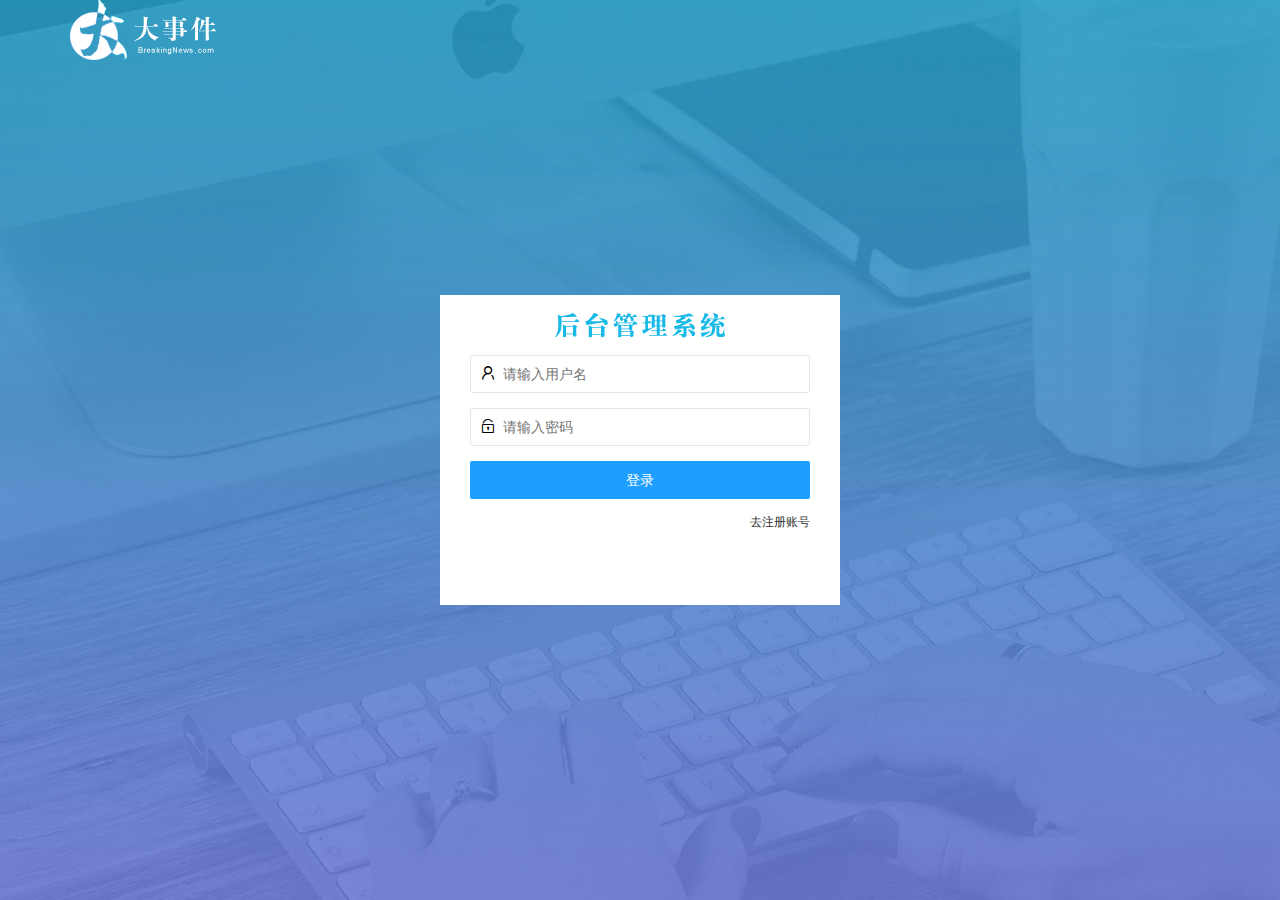
<file: login.html>
<!DOCTYPE html>
<html lang="en">

<head>
    <meta charset="UTF-8">
    <meta name="viewport" content="width=device-width, initial-scale=1.0">
    <title>大事件</title>
    <!-- 导入layui样式 -->
    <link rel="stylesheet" href="/assets/lib/layui/css/layui.css">
    <!-- 导入自己的样式 -->
    <link rel="stylesheet" href="/assets/css/login.css">

</head>

<body>
    <!-- 头部logo区域 -->
    <div class="layui-main">
        <img src="/assets/images/logo.png" alt="">
    </div>
    <!-- 登录注册区域 -->
    <div class="loginAndRegBox">
        <div class="title-box"></div>


        <!-- 登录的div -->
        <div class="login-box">
            <!-- 登录form表单 -->
            <form class="layui-form" id="form_login">
                <!-- 用户名 -->
                <div class="layui-form-item">
                    <i class="layui-icon layui-icon-username"></i>

                    <input type="text" name="username" required lay-verify="required" placeholder="请输入用户名"
                        autocomplete="off" class="layui-input">
                </div>
                <!-- 密码框 -->
                <div class="layui-form-item">
                    <i class="layui-icon layui-icon-password"></i>

                    <input type="password" name="password" required lay-verify="required|pwd" placeholder="请输入密码"
                        autocomplete="off" class="layui-input">
                </div>
                <!-- 登录按钮 -->
                <div class="layui-form-item">
                    <button class="layui-btn layui-btn-fluid layui-btn-normal" lay-submit
                        lay-filter="formDemo">登录</button>
                </div>

                <div class="layui-form-item links">
                    <a href="javascript:;" id="link_reg" >去注册账号</a>

                </div>
            </form>
        </div>

        <!-- 注册的div -->
        <div class="reg-box">
            <!-- 注册form表单 -->
            <form class="layui-form"  id="form_reg">
                <!-- 用户名 -->
                <div class="layui-form-item">
                    <i class="layui-icon layui-icon-username"></i>

                    <input type="text" name="username" required lay-verify="required" placeholder="请输入用户名"
                        autocomplete="off" class="layui-input">
                </div>
                <!-- 密码框 -->
                <div class="layui-form-item">
                    <i class="layui-icon layui-icon-password"></i>

                    <input type="password" name="password" required lay-verify="required|pwd" placeholder="请输入密码"
                        autocomplete="off" class="layui-input">
                </div>
                <!-- 确认密码框 -->
                <div class="layui-form-item" >
                    <i class="layui-icon layui-icon-password"></i>

                    <input type="password" name="repassword" required lay-verify="required|pwd|repwd" placeholder="再次确认密码"
                        autocomplete="off" class="layui-input">
                </div>
                <!-- 注册按钮 -->
                <div class="layui-form-item">
                    <button class="layui-btn layui-btn-fluid layui-btn-normal" lay-submit
                        lay-filter="formDemo">注册</button>
                </div>

                <div class="layui-form-item links">
                    <a href="javascript:;" id="link_login">去登陆</a>
                </div>
            </form>
            
        </div>
    </div>
    <!-- 导入layui js -->
    <script src="/assets/lib/layui/layui.all.js"></script>
    <!-- 导入jquery -->
    <script src="/assets/lib/jquery.js"></script>
    <script src="/assets/js/baseAPI.js"></script>
    <!-- 导入自己的js layui的js要在自己的js之前，因为自己的js会用到layui中的内容-->
    <script src="/assets/js/login.js"></script>
</body>

</html>
</file>
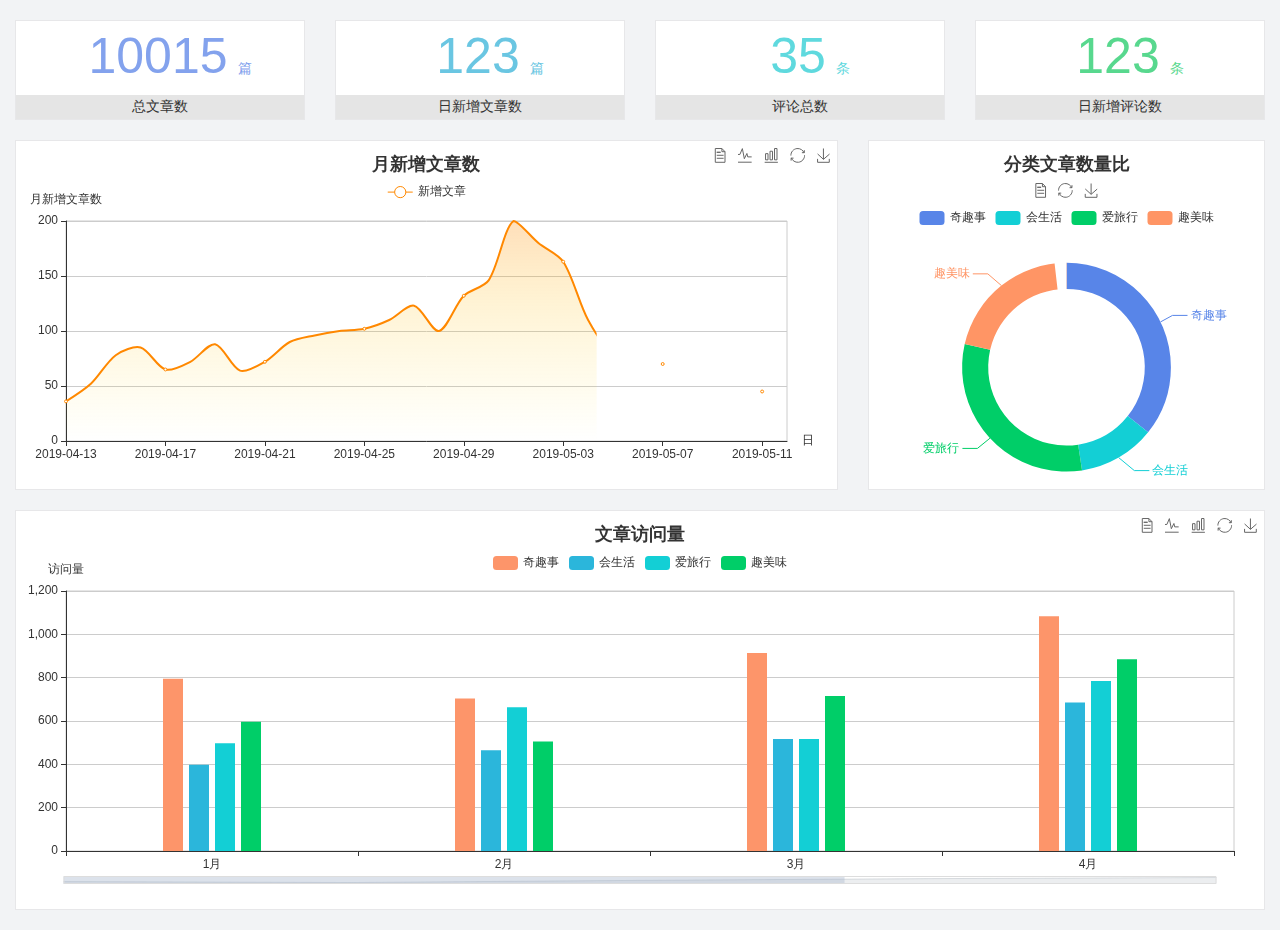
<file: home/dashboard.html>
<!DOCTYPE html>
<html lang="en">

<head>
  <meta charset="UTF-8">
  <meta name="viewport" content="width=device-width, initial-scale=1.0">
  <meta http-equiv="X-UA-Compatible" content="ie=edge">
  <title>图表统计</title>
  <link rel="stylesheet" href="../../assets/lib/bootstrap.css" />
  <link rel="stylesheet" href="../../assets/lib/main.css" />
  <script src="../../assets/lib/jquery.js"></script>
  <script type="text/javascript" src="../../assets/lib/echarts.min.js"></script>
</head>

<body>
  <div class="container-fluid">
    <div class="row spannel_list">
      <div class="col-sm-3 col-xs-6">
        <div class="spannel">
          <em>10015</em><span>篇</span>
          <b>总文章数</b>
        </div>
      </div>
      <div class="col-sm-3 col-xs-6">
        <div class="spannel scolor01">
          <em>123</em><span>篇</span>
          <b>日新增文章数</b>
        </div>
      </div>
      <div class="col-sm-3 col-xs-6">
        <div class="spannel scolor02">
          <em>35</em><span>条</span>
          <b>评论总数</b>
        </div>
      </div>
      <div class="col-sm-3 col-xs-6">
        <div class="spannel scolor03">
          <em>123</em><span>条</span>
          <b>日新增评论数</b>
        </div>
      </div>
    </div>
  </div>

  <div class="container-fluid">
    <div class="row curve-pie">
      <div class="col-lg-8 col-md-8">
        <div class="gragh_pannel" id="curve_show"></div>
      </div>
      <div class="col-lg-4 col-md-4">
        <div class="gragh_pannel" id="pie_show"></div>
      </div>
    </div>
  </div>

  <div class="container-fluid">
    <div class="column_pannel" id="column_show"></div>
  </div>

  <script>
    var oChart = echarts.init(document.getElementById('curve_show'));
    var aList_all = [
      { 'count': 36, 'date': '2019-04-13' },
      { 'count': 52, 'date': '2019-04-14' },
      { 'count': 78, 'date': '2019-04-15' },
      { 'count': 85, 'date': '2019-04-16' },
      { 'count': 65, 'date': '2019-04-17' },
      { 'count': 72, 'date': '2019-04-18' },
      { 'count': 88, 'date': '2019-04-19' },
      { 'count': 64, 'date': '2019-04-20' },
      { 'count': 72, 'date': '2019-04-21' },
      { 'count': 90, 'date': '2019-04-22' },
      { 'count': 96, 'date': '2019-04-23' },
      { 'count': 100, 'date': '2019-04-24' },
      { 'count': 102, 'date': '2019-04-25' },
      { 'count': 110, 'date': '2019-04-26' },
      { 'count': 123, 'date': '2019-04-27' },
      { 'count': 100, 'date': '2019-04-28' },
      { 'count': 132, 'date': '2019-04-29' },
      { 'count': 146, 'date': '2019-04-30' },
      { 'count': 200, 'date': '2019-05-01' },
      { 'count': 180, 'date': '2019-05-02' },
      { 'count': 163, 'date': '2019-05-03' },
      { 'count': 110, 'date': '2019-05-04' },
      { 'count': 80, 'date': '2019-05-05' },
      { 'count': 82, 'date': '2019-05-06' },
      { 'count': 70, 'date': '2019-05-07' },
      { 'count': 65, 'date': '2019-05-08' },
      { 'count': 54, 'date': '2019-05-09' },
      { 'count': 40, 'date': '2019-05-10' },
      { 'count': 45, 'date': '2019-05-11' },
      { 'count': 38, 'date': '2019-05-12' },
    ];

    let aCount = [];
    let aDate = [];

    for (var i = 0; i < aList_all.length; i++) {
      aCount.push(aList_all[i].count);
      aDate.push(aList_all[i].date);
    }

    var chartopt = {
      title: {
        text: '月新增文章数',
        left: 'center',
        top: '10'
      },
      tooltip: {
        trigger: 'axis'
      },
      legend: {
        data: ['新增文章'],
        top: '40'
      },
      toolbox: {
        show: true,
        feature: {
          mark: { show: true },
          dataView: { show: true, readOnly: false },
          magicType: { show: true, type: ['line', 'bar'] },
          restore: { show: true },
          saveAsImage: { show: true }
        }
      },
      calculable: true,
      xAxis: [
        {
          name: '日',
          type: 'category',
          boundaryGap: false,
          data: aDate
        }
      ],
      yAxis: [
        {
          name: '月新增文章数',
          type: 'value'
        }
      ],
      series: [
        {
          name: '新增文章',
          type: 'line',
          smooth: true,
          itemStyle: { normal: { areaStyle: { type: 'default' }, color: '#f80' }, lineStyle: { color: '#f80' } },
          data: aCount
        }],
      areaStyle: {
        normal: {
          color: new echarts.graphic.LinearGradient(0, 0, 0, 1, [{
            offset: 0,
            color: 'rgba(255,136,0,0.39)'
          }, {
            offset: .34,
            color: 'rgba(255,180,0,0.25)'
          }, {
            offset: 1,
            color: 'rgba(255,222,0,0.00)'
          }])

        }
      },
      grid: {
        show: true,
        x: 50,
        x2: 50,
        y: 80,
        height: 220
      }
    };

    oChart.setOption(chartopt);


    var oPie = echarts.init(document.getElementById('pie_show'));
    var oPieopt =
    {
      title: {
        top: 10,
        text: '分类文章数量比',
        x: 'center'
      },
      tooltip: {
        trigger: 'item',
        formatter: "{a} <br/>{b} : {c} ({d}%)"
      },
      color: ['#5885e8', '#13cfd5', '#00ce68', '#ff9565'],
      legend: {
        x: 'center',
        top: 65,
        data: ['奇趣事', '会生活', '爱旅行', '趣美味']
      },
      toolbox: {
        show: true,
        x: 'center',
        top: 35,
        feature: {
          mark: { show: true },
          dataView: { show: true, readOnly: false },
          magicType: {
            show: true,
            type: ['pie', 'funnel'],
            option: {
              funnel: {
                x: '25%',
                width: '50%',
                funnelAlign: 'left',
                max: 1548
              }
            }
          },
          restore: { show: true },
          saveAsImage: { show: true }
        }
      },
      calculable: true,
      series: [
        {
          name: '访问来源',
          type: 'pie',
          radius: ['45%', '60%'],
          center: ['50%', '65%'],
          data: [
            { value: 300, name: '奇趣事' },
            { value: 100, name: '会生活' },
            { value: 260, name: '爱旅行' },
            { value: 180, name: '趣美味' }
          ]
        }
      ]
    };
    oPie.setOption(oPieopt);



    var oColumn = this.echarts.init(document.getElementById('column_show'));
    var oColumnopt =
    {
      title: {
        text: '文章访问量',
        left: 'center',
        top: '10'
      },
      tooltip: {
        trigger: 'axis'
      },
      legend: {
        data: ['奇趣事', '会生活', '爱旅行', '趣美味'],
        top: '40'
      },
      toolbox: {
        show: true,
        feature: {
          mark: { show: true },
          dataView: { show: true, readOnly: false },
          magicType: { show: true, type: ['line', 'bar'] },
          restore: { show: true },
          saveAsImage: { show: true }
        }
      },
      calculable: true,
      xAxis: [
        {
          type: 'category',
          data: ['1月', '2月', '3月', '4月', '5月']
        }
      ],
      yAxis: [
        {
          name: '访问量',
          type: 'value'
        }
      ],
      series: [
        {
          name: '奇趣事',
          type: 'bar',
          barWidth: 20,
          itemStyle: {
            normal: { areaStyle: { type: 'default' }, color: '#fd956a' }
          },
          data: [800, 708, 920, 1090, 1200]
        },
        {
          name: '会生活',
          type: 'bar',
          barWidth: 20,
          itemStyle: {
            normal: { areaStyle: { type: 'default' }, color: '#2bb6db' }
          },
          data: [400, 468, 520, 690, 800]
        },
        {
          name: '爱旅行',
          type: 'bar',
          barWidth: 20,
          itemStyle: {
            normal: { areaStyle: { type: 'default' }, color: '#13cfd5' }
          },
          data: [500, 668, 520, 790, 900]
        },
        {
          name: '趣美味',
          type: 'bar',
          barWidth: 20,
          itemStyle: {
            normal: { areaStyle: { type: 'default' }, color: '#00ce68' }
          },
          data: [600, 508, 720, 890, 1000]
        }
      ],
      grid: {
        show: true,
        x: 50,
        x2: 30,
        y: 80,
        height: 260
      },
      dataZoom: [//给x轴设置滚动条
        {
          start: 0,//默认为0
          end: 100 - 1000 / 31,//默认为100
          type: 'slider',
          show: true,
          xAxisIndex: [0],
          handleSize: 0,//滑动条的 左右2个滑动条的大小
          height: 8,//组件高度
          left: 45, //左边的距离
          right: 50,//右边的距离
          bottom: 26,//右边的距离
          handleColor: '#ddd',//h滑动图标的颜色
          handleStyle: {
            borderColor: "#cacaca",
            borderWidth: "1",
            shadowBlur: 2,
            background: "#ddd",
            shadowColor: "#ddd",
          }
        }]
    };
    oColumn.setOption(oColumnopt);
  </script>
</body>

</html>
</file>
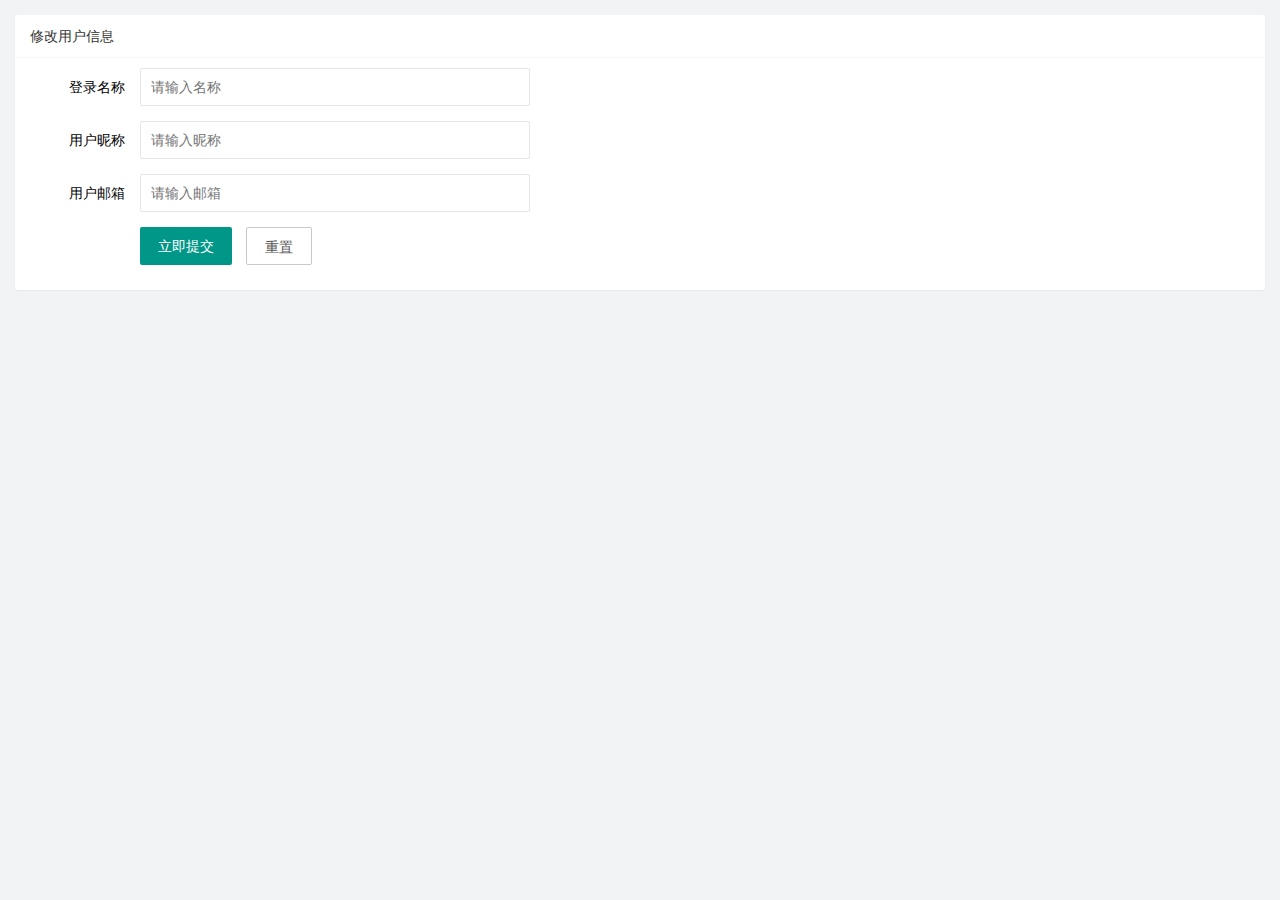
<file: user/user_info.html>
<!DOCTYPE html>
<html lang="en">
<head>
    <meta charset="UTF-8">
    <meta name="viewport" content="width=device-width, initial-scale=1.0">
    <title>Document</title>
    <link rel="stylesheet" href="/assets/lib/layui/css/layui.css">
    <link rel="stylesheet" href="/assets/css/user_info.css">

</head>
<body>
    <div class="layui-card">
        <div class="layui-card-header">修改用户信息</div>
        <div class="layui-card-body">
            <form class="layui-form" lay-filter="formUserInfo">
                 <!-- 这是隐藏域 -->
             <input type="hidden" name="id" value="" />
                <div class="layui-form-item">
                  <label class="layui-form-label">登录名称</label>
                  <div class="layui-input-block">
                    <input type="text" name="username" required  lay-verify="required" placeholder="请输入名称" autocomplete="off" class="layui-input" readonly />
                  </div>
                </div>
                <div class="layui-form-item">
                    <label class="layui-form-label">用户昵称</label>
                    <div class="layui-input-block">
                      <input type="text" name="nickname" required  lay-verify="required" placeholder="请输入昵称" autocomplete="off" class="layui-input">
                    </div>
                  </div>
                  <div class="layui-form-item">
                    <label class="layui-form-label">用户邮箱</label>
                    <div class="layui-input-block">
                      <input type="text" name="email" required  lay-verify="required" placeholder="请输入邮箱" autocomplete="off" class="layui-input">
                    </div>
                  </div>
                  <div class="layui-form-item">
                    <div class="layui-input-block">
                      <button class="layui-btn" lay-submit lay-filter="formDemo">立即提交</button>
                      <button type="reset" class="layui-btn layui-btn-primary" id="btnReset">重置</button>
                    </div>
                  </div>
            </form>
        </div>
      </div>
      
      <script src="/assets/lib/layui/layui.all.js"></script>
      <script src="/assets/lib/jquery.js"></script>
      <script src="/assets/js/baseAPI.js"></script>
      <script src="/assets/js/user_info.js"></script>
</body>
</html>
</file>
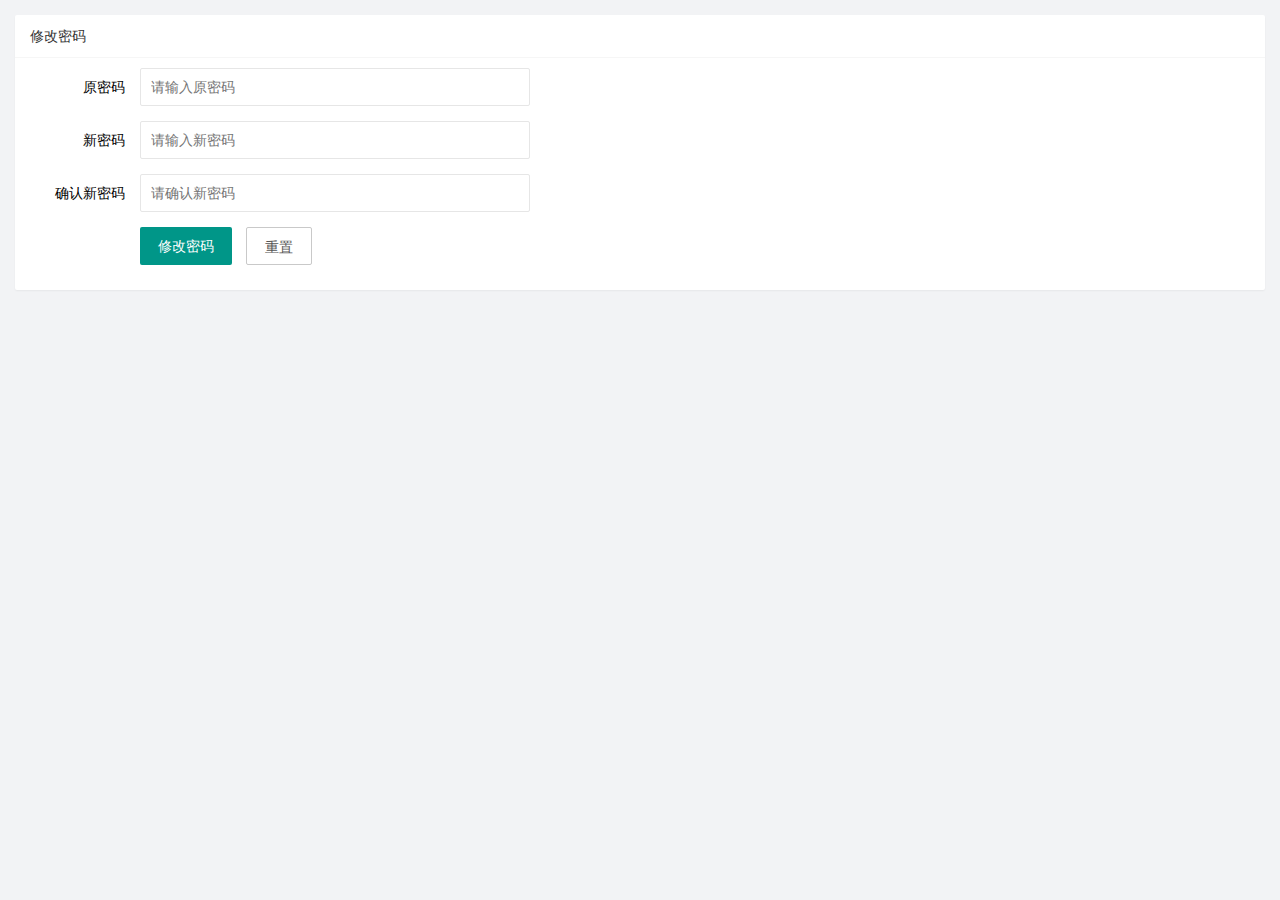
<file: user/user_pwd.html>
<!DOCTYPE html>
<html lang="en">
<head>
    <meta charset="UTF-8">
    <meta name="viewport" content="width=device-width, initial-scale=1.0">
    <title>Document</title>
    <link rel="stylesheet" href="/assets/lib/layui/css/layui.css">
    <link rel="stylesheet" href="/assets/css/user_pwd.css">
</head>
<body>
    <div class="layui-card">
        <div class="layui-card-header">修改密码</div>
        <div class="layui-card-body">
            <form class="layui-form" action="" lay-filter="formUserInfo">
                 <!-- 这是隐藏域 -->
             <input type="hidden" name="id" value="" />
                <div class="layui-form-item">
                  <label class="layui-form-label">原密码</label>
                  <div class="layui-input-block">
                    <input type="password" name="oldPwd" required  lay-verify="required|pwd" placeholder="请输入原密码" autocomplete="off" class="layui-input">
                  </div>
                </div>
                <div class="layui-form-item">
                    <label class="layui-form-label">新密码</label>
                    <div class="layui-input-block">
                      <input type="password" name="newPwd" required  lay-verify="required|pwd|samPwd" placeholder="请输入新密码" autocomplete="off" class="layui-input">
                    </div>
                  </div>
                  <div class="layui-form-item">
                    <label class="layui-form-label">确认新密码</label>
                    <div class="layui-input-block">
                      <input type="password" name="rePwd" required  lay-verify="required|pwd|rePwd" placeholder="请确认新密码" autocomplete="off" class="layui-input">
                    </div>
                  </div>
                  <div class="layui-form-item">
                    <div class="layui-input-block">
                      <button class="layui-btn" lay-submit lay-filter="formDemo">修改密码</button>
                      <button type="reset" class="layui-btn layui-btn-primary">重置</button>
                    </div>
                  </div>
            </form>
        </div>
      </div>
      <script src="/assets/lib/layui/layui.all.js"></script>
      <script src="/assets/lib/jquery.js"></script>
      <script src="/assets/js/baseAPI.js"></script>
      <script src="/assets/js/user_pwd.js"></script>
</body>
</html>
</file>
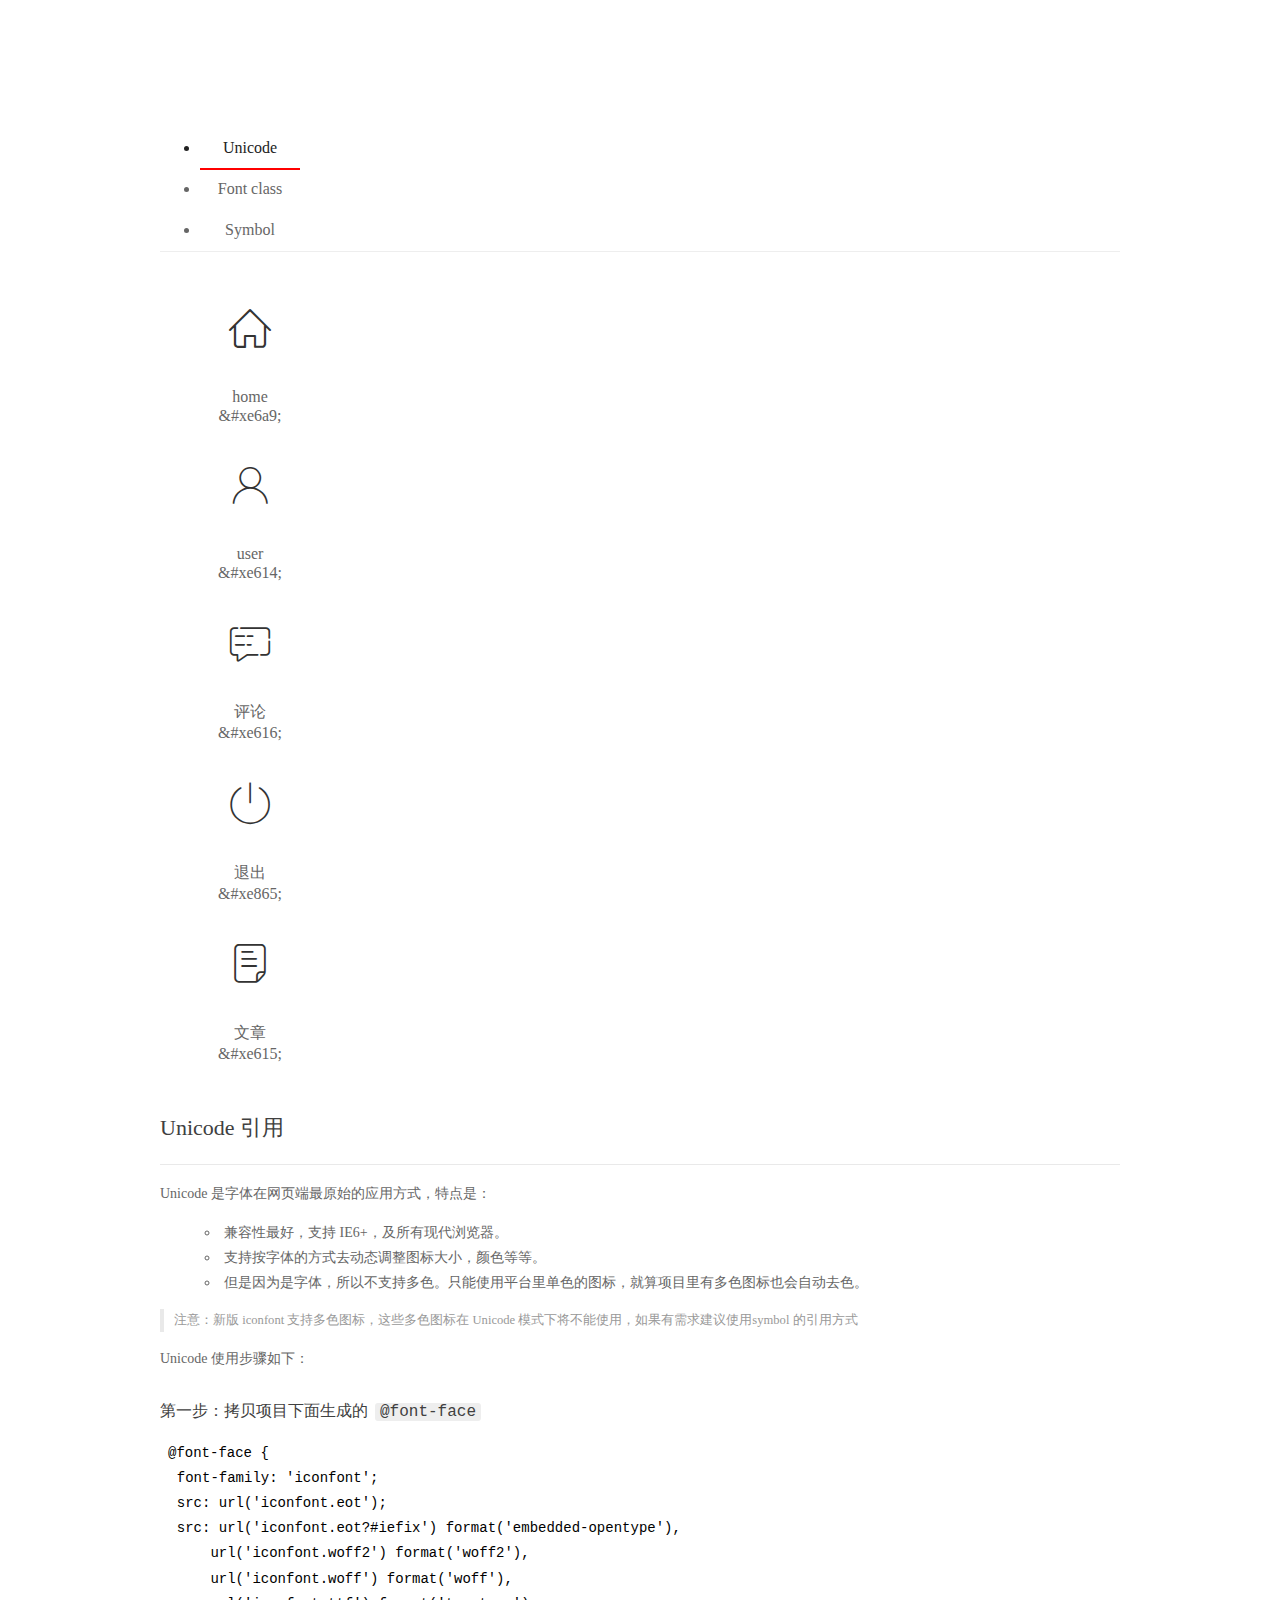
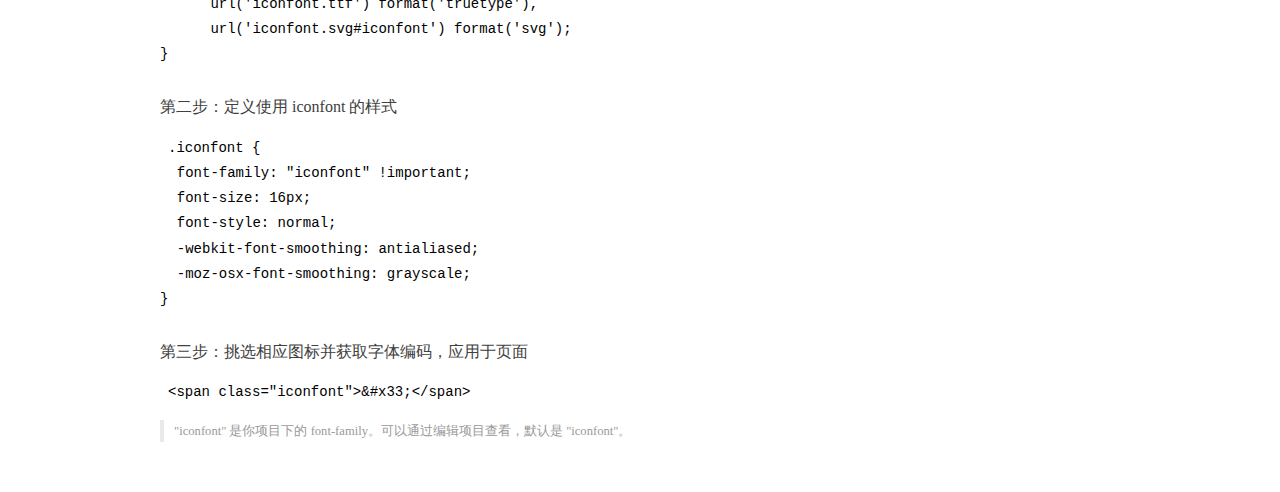
<file: assets/fonts/demo_index.html>
<!DOCTYPE html>
<html>
<head>
  <meta charset="utf-8"/>
  <title>IconFont Demo</title>
  <link rel="shortcut icon" href="https://gtms04.alicdn.com/tps/i4/TB1_oz6GVXXXXaFXpXXJDFnIXXX-64-64.ico" type="image/x-icon"/>
  <link rel="stylesheet" href="https://g.alicdn.com/thx/cube/1.3.2/cube.min.css">
  <link rel="stylesheet" href="demo.css">
  <link rel="stylesheet" href="iconfont.css">
  <script src="iconfont.js"></script>
  <!-- jQuery -->
  <script src="https://a1.alicdn.com/oss/uploads/2018/12/26/7bfddb60-08e8-11e9-9b04-53e73bb6408b.js"></script>
  <!-- 代码高亮 -->
  <script src="https://a1.alicdn.com/oss/uploads/2018/12/26/a3f714d0-08e6-11e9-8a15-ebf944d7534c.js"></script>
</head>
<body>
  <div class="main">
    <h1 class="logo"><a href="https://www.iconfont.cn/" title="iconfont 首页" target="_blank">&#xe86b;</a></h1>
    <div class="nav-tabs">
      <ul id="tabs" class="dib-box">
        <li class="dib active"><span>Unicode</span></li>
        <li class="dib"><span>Font class</span></li>
        <li class="dib"><span>Symbol</span></li>
      </ul>
      
    </div>
    <div class="tab-container">
      <div class="content unicode" style="display: block;">
          <ul class="icon_lists dib-box">
          
            <li class="dib">
              <span class="icon iconfont">&#xe6a9;</span>
                <div class="name">home</div>
                <div class="code-name">&amp;#xe6a9;</div>
              </li>
          
            <li class="dib">
              <span class="icon iconfont">&#xe614;</span>
                <div class="name">user</div>
                <div class="code-name">&amp;#xe614;</div>
              </li>
          
            <li class="dib">
              <span class="icon iconfont">&#xe616;</span>
                <div class="name">评论</div>
                <div class="code-name">&amp;#xe616;</div>
              </li>
          
            <li class="dib">
              <span class="icon iconfont">&#xe865;</span>
                <div class="name">退出</div>
                <div class="code-name">&amp;#xe865;</div>
              </li>
          
            <li class="dib">
              <span class="icon iconfont">&#xe615;</span>
                <div class="name">文章</div>
                <div class="code-name">&amp;#xe615;</div>
              </li>
          
          </ul>
          <div class="article markdown">
          <h2 id="unicode-">Unicode 引用</h2>
          <hr>

          <p>Unicode 是字体在网页端最原始的应用方式，特点是：</p>
          <ul>
            <li>兼容性最好，支持 IE6+，及所有现代浏览器。</li>
            <li>支持按字体的方式去动态调整图标大小，颜色等等。</li>
            <li>但是因为是字体，所以不支持多色。只能使用平台里单色的图标，就算项目里有多色图标也会自动去色。</li>
          </ul>
          <blockquote>
            <p>注意：新版 iconfont 支持多色图标，这些多色图标在 Unicode 模式下将不能使用，如果有需求建议使用symbol 的引用方式</p>
          </blockquote>
          <p>Unicode 使用步骤如下：</p>
          <h3 id="-font-face">第一步：拷贝项目下面生成的 <code>@font-face</code></h3>
<pre><code class="language-css"
>@font-face {
  font-family: 'iconfont';
  src: url('iconfont.eot');
  src: url('iconfont.eot?#iefix') format('embedded-opentype'),
      url('iconfont.woff2') format('woff2'),
      url('iconfont.woff') format('woff'),
      url('iconfont.ttf') format('truetype'),
      url('iconfont.svg#iconfont') format('svg');
}
</code></pre>
          <h3 id="-iconfont-">第二步：定义使用 iconfont 的样式</h3>
<pre><code class="language-css"
>.iconfont {
  font-family: "iconfont" !important;
  font-size: 16px;
  font-style: normal;
  -webkit-font-smoothing: antialiased;
  -moz-osx-font-smoothing: grayscale;
}
</code></pre>
          <h3 id="-">第三步：挑选相应图标并获取字体编码，应用于页面</h3>
<pre>
<code class="language-html"
>&lt;span class="iconfont"&gt;&amp;#x33;&lt;/span&gt;
</code></pre>
          <blockquote>
            <p>"iconfont" 是你项目下的 font-family。可以通过编辑项目查看，默认是 "iconfont"。</p>
          </blockquote>
          </div>
      </div>
      <div class="content font-class">
        <ul class="icon_lists dib-box">
          
          <li class="dib">
            <span class="icon iconfont icon-home"></span>
            <div class="name">
              home
            </div>
            <div class="code-name">.icon-home
            </div>
          </li>
          
          <li class="dib">
            <span class="icon iconfont icon-user"></span>
            <div class="name">
              user
            </div>
            <div class="code-name">.icon-user
            </div>
          </li>
          
          <li class="dib">
            <span class="icon iconfont icon-pinglun"></span>
            <div class="name">
              评论
            </div>
            <div class="code-name">.icon-pinglun
            </div>
          </li>
          
          <li class="dib">
            <span class="icon iconfont icon-tuichu"></span>
            <div class="name">
              退出
            </div>
            <div class="code-name">.icon-tuichu
            </div>
          </li>
          
          <li class="dib">
            <span class="icon iconfont icon-16"></span>
            <div class="name">
              文章
            </div>
            <div class="code-name">.icon-16
            </div>
          </li>
          
        </ul>
        <div class="article markdown">
        <h2 id="font-class-">font-class 引用</h2>
        <hr>

        <p>font-class 是 Unicode 使用方式的一种变种，主要是解决 Unicode 书写不直观，语意不明确的问题。</p>
        <p>与 Unicode 使用方式相比，具有如下特点：</p>
        <ul>
          <li>兼容性良好，支持 IE8+，及所有现代浏览器。</li>
          <li>相比于 Unicode 语意明确，书写更直观。可以很容易分辨这个 icon 是什么。</li>
          <li>因为使用 class 来定义图标，所以当要替换图标时，只需要修改 class 里面的 Unicode 引用。</li>
          <li>不过因为本质上还是使用的字体，所以多色图标还是不支持的。</li>
        </ul>
        <p>使用步骤如下：</p>
        <h3 id="-fontclass-">第一步：引入项目下面生成的 fontclass 代码：</h3>
<pre><code class="language-html">&lt;link rel="stylesheet" href="./iconfont.css"&gt;
</code></pre>
        <h3 id="-">第二步：挑选相应图标并获取类名，应用于页面：</h3>
<pre><code class="language-html">&lt;span class="iconfont icon-xxx"&gt;&lt;/span&gt;
</code></pre>
        <blockquote>
          <p>"
            iconfont" 是你项目下的 font-family。可以通过编辑项目查看，默认是 "iconfont"。</p>
        </blockquote>
      </div>
      </div>
      <div class="content symbol">
          <ul class="icon_lists dib-box">
          
            <li class="dib">
                <svg class="icon svg-icon" aria-hidden="true">
                  <use xlink:href="#icon-home"></use>
                </svg>
                <div class="name">home</div>
                <div class="code-name">#icon-home</div>
            </li>
          
            <li class="dib">
                <svg class="icon svg-icon" aria-hidden="true">
                  <use xlink:href="#icon-user"></use>
                </svg>
                <div class="name">user</div>
                <div class="code-name">#icon-user</div>
            </li>
          
            <li class="dib">
                <svg class="icon svg-icon" aria-hidden="true">
                  <use xlink:href="#icon-pinglun"></use>
                </svg>
                <div class="name">评论</div>
                <div class="code-name">#icon-pinglun</div>
            </li>
          
            <li class="dib">
                <svg class="icon svg-icon" aria-hidden="true">
                  <use xlink:href="#icon-tuichu"></use>
                </svg>
                <div class="name">退出</div>
                <div class="code-name">#icon-tuichu</div>
            </li>
          
            <li class="dib">
                <svg class="icon svg-icon" aria-hidden="true">
                  <use xlink:href="#icon-16"></use>
                </svg>
                <div class="name">文章</div>
                <div class="code-name">#icon-16</div>
            </li>
          
          </ul>
          <div class="article markdown">
          <h2 id="symbol-">Symbol 引用</h2>
          <hr>

          <p>这是一种全新的使用方式，应该说这才是未来的主流，也是平台目前推荐的用法。相关介绍可以参考这篇<a href="">文章</a>
            这种用法其实是做了一个 SVG 的集合，与另外两种相比具有如下特点：</p>
          <ul>
            <li>支持多色图标了，不再受单色限制。</li>
            <li>通过一些技巧，支持像字体那样，通过 <code>font-size</code>, <code>color</code> 来调整样式。</li>
            <li>兼容性较差，支持 IE9+，及现代浏览器。</li>
            <li>浏览器渲染 SVG 的性能一般，还不如 png。</li>
          </ul>
          <p>使用步骤如下：</p>
          <h3 id="-symbol-">第一步：引入项目下面生成的 symbol 代码：</h3>
<pre><code class="language-html">&lt;script src="./iconfont.js"&gt;&lt;/script&gt;
</code></pre>
          <h3 id="-css-">第二步：加入通用 CSS 代码（引入一次就行）：</h3>
<pre><code class="language-html">&lt;style&gt;
.icon {
  width: 1em;
  height: 1em;
  vertical-align: -0.15em;
  fill: currentColor;
  overflow: hidden;
}
&lt;/style&gt;
</code></pre>
          <h3 id="-">第三步：挑选相应图标并获取类名，应用于页面：</h3>
<pre><code class="language-html">&lt;svg class="icon" aria-hidden="true"&gt;
  &lt;use xlink:href="#icon-xxx"&gt;&lt;/use&gt;
&lt;/svg&gt;
</code></pre>
          </div>
      </div>

    </div>
  </div>
  <script>
  $(document).ready(function () {
      $('.tab-container .content:first').show()

      $('#tabs li').click(function (e) {
        var tabContent = $('.tab-container .content')
        var index = $(this).index()

        if ($(this).hasClass('active')) {
          return
        } else {
          $('#tabs li').removeClass('active')
          $(this).addClass('active')

          tabContent.hide().eq(index).fadeIn()
        }
      })
    })
  </script>
</body>
</html>
</file>
<file: assets/lib/layui/css/layui.css>
/** layui-v2.5.5 MIT License By https://www.layui.com */
 .layui-inline,img{display:inline-block;vertical-align:middle}h1,h2,h3,h4,h5,h6{font-weight:400}.layui-edge,.layui-header,.layui-inline,.layui-main{position:relative}.layui-body,.layui-edge,.layui-elip{overflow:hidden}.layui-btn,.layui-edge,.layui-inline,img{vertical-align:middle}.layui-btn,.layui-disabled,.layui-icon,.layui-unselect{-moz-user-select:none;-webkit-user-select:none;-ms-user-select:none}.layui-elip,.layui-form-checkbox span,.layui-form-pane .layui-form-label{text-overflow:ellipsis;white-space:nowrap}.layui-breadcrumb,.layui-tree-btnGroup{visibility:hidden}blockquote,body,button,dd,div,dl,dt,form,h1,h2,h3,h4,h5,h6,input,li,ol,p,pre,td,textarea,th,ul{margin:0;padding:0;-webkit-tap-highlight-color:rgba(0,0,0,0)}a:active,a:hover{outline:0}img{border:none}li{list-style:none}table{border-collapse:collapse;border-spacing:0}h4,h5,h6{font-size:100%}button,input,optgroup,option,select,textarea{font-family:inherit;font-size:inherit;font-style:inherit;font-weight:inherit;outline:0}pre{white-space:pre-wrap;white-space:-moz-pre-wrap;white-space:-pre-wrap;white-space:-o-pre-wrap;word-wrap:break-word}body{line-height:24px;font:14px Helvetica Neue,Helvetica,PingFang SC,Tahoma,Arial,sans-serif}hr{height:1px;margin:10px 0;border:0;clear:both}a{color:#333;text-decoration:none}a:hover{color:#777}a cite{font-style:normal;*cursor:pointer}.layui-border-box,.layui-border-box *{box-sizing:border-box}.layui-box,.layui-box *{box-sizing:content-box}.layui-clear{clear:both;*zoom:1}.layui-clear:after{content:'\20';clear:both;*zoom:1;display:block;height:0}.layui-inline{*display:inline;*zoom:1}.layui-edge{display:inline-block;width:0;height:0;border-width:6px;border-style:dashed;border-color:transparent}.layui-edge-top{top:-4px;border-bottom-color:#999;border-bottom-style:solid}.layui-edge-right{border-left-color:#999;border-left-style:solid}.layui-edge-bottom{top:2px;border-top-color:#999;border-top-style:solid}.layui-edge-left{border-right-color:#999;border-right-style:solid}.layui-disabled,.layui-disabled:hover{color:#d2d2d2!important;cursor:not-allowed!important}.layui-circle{border-radius:100%}.layui-show{display:block!important}.layui-hide{display:none!important}@font-face{font-family:layui-icon;src:url(../font/iconfont.eot?v=250);src:url(../font/iconfont.eot?v=250#iefix) format('embedded-opentype'),url(../font/iconfont.woff2?v=250) format('woff2'),url(../font/iconfont.woff?v=250) format('woff'),url(../font/iconfont.ttf?v=250) format('truetype'),url(../font/iconfont.svg?v=250#layui-icon) format('svg')}.layui-icon{font-family:layui-icon!important;font-size:16px;font-style:normal;-webkit-font-smoothing:antialiased;-moz-osx-font-smoothing:grayscale}.layui-icon-reply-fill:before{content:"\e611"}.layui-icon-set-fill:before{content:"\e614"}.layui-icon-menu-fill:before{content:"\e60f"}.layui-icon-search:before{content:"\e615"}.layui-icon-share:before{content:"\e641"}.layui-icon-set-sm:before{content:"\e620"}.layui-icon-engine:before{content:"\e628"}.layui-icon-close:before{content:"\1006"}.layui-icon-close-fill:before{content:"\1007"}.layui-icon-chart-screen:before{content:"\e629"}.layui-icon-star:before{content:"\e600"}.layui-icon-circle-dot:before{content:"\e617"}.layui-icon-chat:before{content:"\e606"}.layui-icon-release:before{content:"\e609"}.layui-icon-list:before{content:"\e60a"}.layui-icon-chart:before{content:"\e62c"}.layui-icon-ok-circle:before{content:"\1005"}.layui-icon-layim-theme:before{content:"\e61b"}.layui-icon-table:before{content:"\e62d"}.layui-icon-right:before{content:"\e602"}.layui-icon-left:before{content:"\e603"}.layui-icon-cart-simple:before{content:"\e698"}.layui-icon-face-cry:before{content:"\e69c"}.layui-icon-face-smile:before{content:"\e6af"}.layui-icon-survey:before{content:"\e6b2"}.layui-icon-tree:before{content:"\e62e"}.layui-icon-upload-circle:before{content:"\e62f"}.layui-icon-add-circle:before{content:"\e61f"}.layui-icon-download-circle:before{content:"\e601"}.layui-icon-templeate-1:before{content:"\e630"}.layui-icon-util:before{content:"\e631"}.layui-icon-face-surprised:before{content:"\e664"}.layui-icon-edit:before{content:"\e642"}.layui-icon-speaker:before{content:"\e645"}.layui-icon-down:before{content:"\e61a"}.layui-icon-file:before{content:"\e621"}.layui-icon-layouts:before{content:"\e632"}.layui-icon-rate-half:before{content:"\e6c9"}.layui-icon-add-circle-fine:before{content:"\e608"}.layui-icon-prev-circle:before{content:"\e633"}.layui-icon-read:before{content:"\e705"}.layui-icon-404:before{content:"\e61c"}.layui-icon-carousel:before{content:"\e634"}.layui-icon-help:before{content:"\e607"}.layui-icon-code-circle:before{content:"\e635"}.layui-icon-water:before{content:"\e636"}.layui-icon-username:before{content:"\e66f"}.layui-icon-find-fill:before{content:"\e670"}.layui-icon-about:before{content:"\e60b"}.layui-icon-location:before{content:"\e715"}.layui-icon-up:before{content:"\e619"}.layui-icon-pause:before{content:"\e651"}.layui-icon-date:before{content:"\e637"}.layui-icon-layim-uploadfile:before{content:"\e61d"}.layui-icon-delete:before{content:"\e640"}.layui-icon-play:before{content:"\e652"}.layui-icon-top:before{content:"\e604"}.layui-icon-friends:before{content:"\e612"}.layui-icon-refresh-3:before{content:"\e9aa"}.layui-icon-ok:before{content:"\e605"}.layui-icon-layer:before{content:"\e638"}.layui-icon-face-smile-fine:before{content:"\e60c"}.layui-icon-dollar:before{content:"\e659"}.layui-icon-group:before{content:"\e613"}.layui-icon-layim-download:before{content:"\e61e"}.layui-icon-picture-fine:before{content:"\e60d"}.layui-icon-link:before{content:"\e64c"}.layui-icon-diamond:before{content:"\e735"}.layui-icon-log:before{content:"\e60e"}.layui-icon-rate-solid:before{content:"\e67a"}.layui-icon-fonts-del:before{content:"\e64f"}.layui-icon-unlink:before{content:"\e64d"}.layui-icon-fonts-clear:before{content:"\e639"}.layui-icon-triangle-r:before{content:"\e623"}.layui-icon-circle:before{content:"\e63f"}.layui-icon-radio:before{content:"\e643"}.layui-icon-align-center:before{content:"\e647"}.layui-icon-align-right:before{content:"\e648"}.layui-icon-align-left:before{content:"\e649"}.layui-icon-loading-1:before{content:"\e63e"}.layui-icon-return:before{content:"\e65c"}.layui-icon-fonts-strong:before{content:"\e62b"}.layui-icon-upload:before{content:"\e67c"}.layui-icon-dialogue:before{content:"\e63a"}.layui-icon-video:before{content:"\e6ed"}.layui-icon-headset:before{content:"\e6fc"}.layui-icon-cellphone-fine:before{content:"\e63b"}.layui-icon-add-1:before{content:"\e654"}.layui-icon-face-smile-b:before{content:"\e650"}.layui-icon-fonts-html:before{content:"\e64b"}.layui-icon-form:before{content:"\e63c"}.layui-icon-cart:before{content:"\e657"}.layui-icon-camera-fill:before{content:"\e65d"}.layui-icon-tabs:before{content:"\e62a"}.layui-icon-fonts-code:before{content:"\e64e"}.layui-icon-fire:before{content:"\e756"}.layui-icon-set:before{content:"\e716"}.layui-icon-fonts-u:before{content:"\e646"}.layui-icon-triangle-d:before{content:"\e625"}.layui-icon-tips:before{content:"\e702"}.layui-icon-picture:before{content:"\e64a"}.layui-icon-more-vertical:before{content:"\e671"}.layui-icon-flag:before{content:"\e66c"}.layui-icon-loading:before{content:"\e63d"}.layui-icon-fonts-i:before{content:"\e644"}.layui-icon-refresh-1:before{content:"\e666"}.layui-icon-rmb:before{content:"\e65e"}.layui-icon-home:before{content:"\e68e"}.layui-icon-user:before{content:"\e770"}.layui-icon-notice:before{content:"\e667"}.layui-icon-login-weibo:before{content:"\e675"}.layui-icon-voice:before{content:"\e688"}.layui-icon-upload-drag:before{content:"\e681"}.layui-icon-login-qq:before{content:"\e676"}.layui-icon-snowflake:before{content:"\e6b1"}.layui-icon-file-b:before{content:"\e655"}.layui-icon-template:before{content:"\e663"}.layui-icon-auz:before{content:"\e672"}.layui-icon-console:before{content:"\e665"}.layui-icon-app:before{content:"\e653"}.layui-icon-prev:before{content:"\e65a"}.layui-icon-website:before{content:"\e7ae"}.layui-icon-next:before{content:"\e65b"}.layui-icon-component:before{content:"\e857"}.layui-icon-more:before{content:"\e65f"}.layui-icon-login-wechat:before{content:"\e677"}.layui-icon-shrink-right:before{content:"\e668"}.layui-icon-spread-left:before{content:"\e66b"}.layui-icon-camera:before{content:"\e660"}.layui-icon-note:before{content:"\e66e"}.layui-icon-refresh:before{content:"\e669"}.layui-icon-female:before{content:"\e661"}.layui-icon-male:before{content:"\e662"}.layui-icon-password:before{content:"\e673"}.layui-icon-senior:before{content:"\e674"}.layui-icon-theme:before{content:"\e66a"}.layui-icon-tread:before{content:"\e6c5"}.layui-icon-praise:before{content:"\e6c6"}.layui-icon-star-fill:before{content:"\e658"}.layui-icon-rate:before{content:"\e67b"}.layui-icon-template-1:before{content:"\e656"}.layui-icon-vercode:before{content:"\e679"}.layui-icon-cellphone:before{content:"\e678"}.layui-icon-screen-full:before{content:"\e622"}.layui-icon-screen-restore:before{content:"\e758"}.layui-icon-cols:before{content:"\e610"}.layui-icon-export:before{content:"\e67d"}.layui-icon-print:before{content:"\e66d"}.layui-icon-slider:before{content:"\e714"}.layui-icon-addition:before{content:"\e624"}.layui-icon-subtraction:before{content:"\e67e"}.layui-icon-service:before{content:"\e626"}.layui-icon-transfer:before{content:"\e691"}.layui-main{width:1140px;margin:0 auto}.layui-header{z-index:1000;height:60px}.layui-header a:hover{transition:all .5s;-webkit-transition:all .5s}.layui-side{position:fixed;left:0;top:0;bottom:0;z-index:999;width:200px;overflow-x:hidden}.layui-side-scroll{position:relative;width:220px;height:100%;overflow-x:hidden}.layui-body{position:absolute;left:200px;right:0;top:0;bottom:0;z-index:998;width:auto;overflow-y:auto;box-sizing:border-box}.layui-layout-body{overflow:hidden}.layui-layout-admin .layui-header{background-color:#23262E}.layui-layout-admin .layui-side{top:60px;width:200px;overflow-x:hidden}.layui-layout-admin .layui-body{position:fixed;top:60px;bottom:44px}.layui-layout-admin .layui-main{width:auto;margin:0 15px}.layui-layout-admin .layui-footer{position:fixed;left:200px;right:0;bottom:0;height:44px;line-height:44px;padding:0 15px;background-color:#eee}.layui-layout-admin .layui-logo{position:absolute;left:0;top:0;width:200px;height:100%;line-height:60px;text-align:center;color:#009688;font-size:16px}.layui-layout-admin .layui-header .layui-nav{background:0 0}.layui-layout-left{position:absolute!important;left:200px;top:0}.layui-layout-right{position:absolute!important;right:0;top:0}.layui-container{position:relative;margin:0 auto;padding:0 15px;box-sizing:border-box}.layui-fluid{position:relative;margin:0 auto;padding:0 15px}.layui-row:after,.layui-row:before{content:'';display:block;clear:both}.layui-col-lg1,.layui-col-lg10,.layui-col-lg11,.layui-col-lg12,.layui-col-lg2,.layui-col-lg3,.layui-col-lg4,.layui-col-lg5,.layui-col-lg6,.layui-col-lg7,.layui-col-lg8,.layui-col-lg9,.layui-col-md1,.layui-col-md10,.layui-col-md11,.layui-col-md12,.layui-col-md2,.layui-col-md3,.layui-col-md4,.layui-col-md5,.layui-col-md6,.layui-col-md7,.layui-col-md8,.layui-col-md9,.layui-col-sm1,.layui-col-sm10,.layui-col-sm11,.layui-col-sm12,.layui-col-sm2,.layui-col-sm3,.layui-col-sm4,.layui-col-sm5,.layui-col-sm6,.layui-col-sm7,.layui-col-sm8,.layui-col-sm9,.layui-col-xs1,.layui-col-xs10,.layui-col-xs11,.layui-col-xs12,.layui-col-xs2,.layui-col-xs3,.layui-col-xs4,.layui-col-xs5,.layui-col-xs6,.layui-col-xs7,.layui-col-xs8,.layui-col-xs9{position:relative;display:block;box-sizing:border-box}.layui-col-xs1,.layui-col-xs10,.layui-col-xs11,.layui-col-xs12,.layui-col-xs2,.layui-col-xs3,.layui-col-xs4,.layui-col-xs5,.layui-col-xs6,.layui-col-xs7,.layui-col-xs8,.layui-col-xs9{float:left}.layui-col-xs1{width:8.33333333%}.layui-col-xs2{width:16.66666667%}.layui-col-xs3{width:25%}.layui-col-xs4{width:33.33333333%}.layui-col-xs5{width:41.66666667%}.layui-col-xs6{width:50%}.layui-col-xs7{width:58.33333333%}.layui-col-xs8{width:66.66666667%}.layui-col-xs9{width:75%}.layui-col-xs10{width:83.33333333%}.layui-col-xs11{width:91.66666667%}.layui-col-xs12{width:100%}.layui-col-xs-offset1{margin-left:8.33333333%}.layui-col-xs-offset2{margin-left:16.66666667%}.layui-col-xs-offset3{margin-left:25%}.layui-col-xs-offset4{margin-left:33.33333333%}.layui-col-xs-offset5{margin-left:41.66666667%}.layui-col-xs-offset6{margin-left:50%}.layui-col-xs-offset7{margin-left:58.33333333%}.layui-col-xs-offset8{margin-left:66.66666667%}.layui-col-xs-offset9{margin-left:75%}.layui-col-xs-offset10{margin-left:83.33333333%}.layui-col-xs-offset11{margin-left:91.66666667%}.layui-col-xs-offset12{margin-left:100%}@media screen and (max-width:768px){.layui-hide-xs{display:none!important}.layui-show-xs-block{display:block!important}.layui-show-xs-inline{display:inline!important}.layui-show-xs-inline-block{display:inline-block!important}}@media screen and (min-width:768px){.layui-container{width:750px}.layui-hide-sm{display:none!important}.layui-show-sm-block{display:block!important}.layui-show-sm-inline{display:inline!important}.layui-show-sm-inline-block{display:inline-block!important}.layui-col-sm1,.layui-col-sm10,.layui-col-sm11,.layui-col-sm12,.layui-col-sm2,.layui-col-sm3,.layui-col-sm4,.layui-col-sm5,.layui-col-sm6,.layui-col-sm7,.layui-col-sm8,.layui-col-sm9{float:left}.layui-col-sm1{width:8.33333333%}.layui-col-sm2{width:16.66666667%}.layui-col-sm3{width:25%}.layui-col-sm4{width:33.33333333%}.layui-col-sm5{width:41.66666667%}.layui-col-sm6{width:50%}.layui-col-sm7{width:58.33333333%}.layui-col-sm8{width:66.66666667%}.layui-col-sm9{width:75%}.layui-col-sm10{width:83.33333333%}.layui-col-sm11{width:91.66666667%}.layui-col-sm12{width:100%}.layui-col-sm-offset1{margin-left:8.33333333%}.layui-col-sm-offset2{margin-left:16.66666667%}.layui-col-sm-offset3{margin-left:25%}.layui-col-sm-offset4{margin-left:33.33333333%}.layui-col-sm-offset5{margin-left:41.66666667%}.layui-col-sm-offset6{margin-left:50%}.layui-col-sm-offset7{margin-left:58.33333333%}.layui-col-sm-offset8{margin-left:66.66666667%}.layui-col-sm-offset9{margin-left:75%}.layui-col-sm-offset10{margin-left:83.33333333%}.layui-col-sm-offset11{margin-left:91.66666667%}.layui-col-sm-offset12{margin-left:100%}}@media screen and (min-width:992px){.layui-container{width:970px}.layui-hide-md{display:none!important}.layui-show-md-block{display:block!important}.layui-show-md-inline{display:inline!important}.layui-show-md-inline-block{display:inline-block!important}.layui-col-md1,.layui-col-md10,.layui-col-md11,.layui-col-md12,.layui-col-md2,.layui-col-md3,.layui-col-md4,.layui-col-md5,.layui-col-md6,.layui-col-md7,.layui-col-md8,.layui-col-md9{float:left}.layui-col-md1{width:8.33333333%}.layui-col-md2{width:16.66666667%}.layui-col-md3{width:25%}.layui-col-md4{width:33.33333333%}.layui-col-md5{width:41.66666667%}.layui-col-md6{width:50%}.layui-col-md7{width:58.33333333%}.layui-col-md8{width:66.66666667%}.layui-col-md9{width:75%}.layui-col-md10{width:83.33333333%}.layui-col-md11{width:91.66666667%}.layui-col-md12{width:100%}.layui-col-md-offset1{margin-left:8.33333333%}.layui-col-md-offset2{margin-left:16.66666667%}.layui-col-md-offset3{margin-left:25%}.layui-col-md-offset4{margin-left:33.33333333%}.layui-col-md-offset5{margin-left:41.66666667%}.layui-col-md-offset6{margin-left:50%}.layui-col-md-offset7{margin-left:58.33333333%}.layui-col-md-offset8{margin-left:66.66666667%}.layui-col-md-offset9{margin-left:75%}.layui-col-md-offset10{margin-left:83.33333333%}.layui-col-md-offset11{margin-left:91.66666667%}.layui-col-md-offset12{margin-left:100%}}@media screen and (min-width:1200px){.layui-container{width:1170px}.layui-hide-lg{display:none!important}.layui-show-lg-block{display:block!important}.layui-show-lg-inline{display:inline!important}.layui-show-lg-inline-block{display:inline-block!important}.layui-col-lg1,.layui-col-lg10,.layui-col-lg11,.layui-col-lg12,.layui-col-lg2,.layui-col-lg3,.layui-col-lg4,.layui-col-lg5,.layui-col-lg6,.layui-col-lg7,.layui-col-lg8,.layui-col-lg9{float:left}.layui-col-lg1{width:8.33333333%}.layui-col-lg2{width:16.66666667%}.layui-col-lg3{width:25%}.layui-col-lg4{width:33.33333333%}.layui-col-lg5{width:41.66666667%}.layui-col-lg6{width:50%}.layui-col-lg7{width:58.33333333%}.layui-col-lg8{width:66.66666667%}.layui-col-lg9{width:75%}.layui-col-lg10{width:83.33333333%}.layui-col-lg11{width:91.66666667%}.layui-col-lg12{width:100%}.layui-col-lg-offset1{margin-left:8.33333333%}.layui-col-lg-offset2{margin-left:16.66666667%}.layui-col-lg-offset3{margin-left:25%}.layui-col-lg-offset4{margin-left:33.33333333%}.layui-col-lg-offset5{margin-left:41.66666667%}.layui-col-lg-offset6{margin-left:50%}.layui-col-lg-offset7{margin-left:58.33333333%}.layui-col-lg-offset8{margin-left:66.66666667%}.layui-col-lg-offset9{margin-left:75%}.layui-col-lg-offset10{margin-left:83.33333333%}.layui-col-lg-offset11{margin-left:91.66666667%}.layui-col-lg-offset12{margin-left:100%}}.layui-col-space1{margin:-.5px}.layui-col-space1>*{padding:.5px}.layui-col-space3{margin:-1.5px}.layui-col-space3>*{padding:1.5px}.layui-col-space5{margin:-2.5px}.layui-col-space5>*{padding:2.5px}.layui-col-space8{margin:-3.5px}.layui-col-space8>*{padding:3.5px}.layui-col-space10{margin:-5px}.layui-col-space10>*{padding:5px}.layui-col-space12{margin:-6px}.layui-col-space12>*{padding:6px}.layui-col-space15{margin:-7.5px}.layui-col-space15>*{padding:7.5px}.layui-col-space18{margin:-9px}.layui-col-space18>*{padding:9px}.layui-col-space20{margin:-10px}.layui-col-space20>*{padding:10px}.layui-col-space22{margin:-11px}.layui-col-space22>*{padding:11px}.layui-col-space25{margin:-12.5px}.layui-col-space25>*{padding:12.5px}.layui-col-space30{margin:-15px}.layui-col-space30>*{padding:15px}.layui-btn,.layui-input,.layui-select,.layui-textarea,.layui-upload-button{outline:0;-webkit-appearance:none;transition:all .3s;-webkit-transition:all .3s;box-sizing:border-box}.layui-elem-quote{margin-bottom:10px;padding:15px;line-height:22px;border-left:5px solid #009688;border-radius:0 2px 2px 0;background-color:#f2f2f2}.layui-quote-nm{border-style:solid;border-width:1px 1px 1px 5px;background:0 0}.layui-elem-field{margin-bottom:10px;padding:0;border-width:1px;border-style:solid}.layui-elem-field legend{margin-left:20px;padding:0 10px;font-size:20px;font-weight:300}.layui-field-title{margin:10px 0 20px;border-width:1px 0 0}.layui-field-box{padding:10px 15px}.layui-field-title .layui-field-box{padding:10px 0}.layui-progress{position:relative;height:6px;border-radius:20px;background-color:#e2e2e2}.layui-progress-bar{position:absolute;left:0;top:0;width:0;max-width:100%;height:6px;border-radius:20px;text-align:right;background-color:#5FB878;transition:all .3s;-webkit-transition:all .3s}.layui-progress-big,.layui-progress-big .layui-progress-bar{height:18px;line-height:18px}.layui-progress-text{position:relative;top:-20px;line-height:18px;font-size:12px;color:#666}.layui-progress-big .layui-progress-text{position:static;padding:0 10px;color:#fff}.layui-collapse{border-width:1px;border-style:solid;border-radius:2px}.layui-colla-content,.layui-colla-item{border-top-width:1px;border-top-style:solid}.layui-colla-item:first-child{border-top:none}.layui-colla-title{position:relative;height:42px;line-height:42px;padding:0 15px 0 35px;color:#333;background-color:#f2f2f2;cursor:pointer;font-size:14px;overflow:hidden}.layui-colla-content{display:none;padding:10px 15px;line-height:22px;color:#666}.layui-colla-icon{position:absolute;left:15px;top:0;font-size:14px}.layui-card{margin-bottom:15px;border-radius:2px;background-color:#fff;box-shadow:0 1px 2px 0 rgba(0,0,0,.05)}.layui-card:last-child{margin-bottom:0}.layui-card-header{position:relative;height:42px;line-height:42px;padding:0 15px;border-bottom:1px solid #f6f6f6;color:#333;border-radius:2px 2px 0 0;font-size:14px}.layui-bg-black,.layui-bg-blue,.layui-bg-cyan,.layui-bg-green,.layui-bg-orange,.layui-bg-red{color:#fff!important}.layui-card-body{position:relative;padding:10px 15px;line-height:24px}.layui-card-body[pad15]{padding:15px}.layui-card-body[pad20]{padding:20px}.layui-card-body .layui-table{margin:5px 0}.layui-card .layui-tab{margin:0}.layui-panel-window{position:relative;padding:15px;border-radius:0;border-top:5px solid #E6E6E6;background-color:#fff}.layui-auxiliar-moving{position:fixed;left:0;right:0;top:0;bottom:0;width:100%;height:100%;background:0 0;z-index:9999999999}.layui-form-label,.layui-form-mid,.layui-form-select,.layui-input-block,.layui-input-inline,.layui-textarea{position:relative}.layui-bg-red{background-color:#FF5722!important}.layui-bg-orange{background-color:#FFB800!important}.layui-bg-green{background-color:#009688!important}.layui-bg-cyan{background-color:#2F4056!important}.layui-bg-blue{background-color:#1E9FFF!important}.layui-bg-black{background-color:#393D49!important}.layui-bg-gray{background-color:#eee!important;color:#666!important}.layui-badge-rim,.layui-colla-content,.layui-colla-item,.layui-collapse,.layui-elem-field,.layui-form-pane .layui-form-item[pane],.layui-form-pane .layui-form-label,.layui-input,.layui-layedit,.layui-layedit-tool,.layui-quote-nm,.layui-select,.layui-tab-bar,.layui-tab-card,.layui-tab-title,.layui-tab-title .layui-this:after,.layui-textarea{border-color:#e6e6e6}.layui-timeline-item:before,hr{background-color:#e6e6e6}.layui-text{line-height:22px;font-size:14px;color:#666}.layui-text h1,.layui-text h2,.layui-text h3{font-weight:500;color:#333}.layui-text h1{font-size:30px}.layui-text h2{font-size:24px}.layui-text h3{font-size:18px}.layui-text a:not(.layui-btn){color:#01AAED}.layui-text a:not(.layui-btn):hover{text-decoration:underline}.layui-text ul{padding:5px 0 5px 15px}.layui-text ul li{margin-top:5px;list-style-type:disc}.layui-text em,.layui-word-aux{color:#999!important;padding:0 5px!important}.layui-btn{display:inline-block;height:38px;line-height:38px;padding:0 18px;background-color:#009688;color:#fff;white-space:nowrap;text-align:center;font-size:14px;border:none;border-radius:2px;cursor:pointer}.layui-btn:hover{opacity:.8;filter:alpha(opacity=80);color:#fff}.layui-btn:active{opacity:1;filter:alpha(opacity=100)}.layui-btn+.layui-btn{margin-left:10px}.layui-btn-container{font-size:0}.layui-btn-container .layui-btn{margin-right:10px;margin-bottom:10px}.layui-btn-container .layui-btn+.layui-btn{margin-left:0}.layui-table .layui-btn-container .layui-btn{margin-bottom:9px}.layui-btn-radius{border-radius:100px}.layui-btn .layui-icon{margin-right:3px;font-size:18px;vertical-align:bottom;vertical-align:middle\9}.layui-btn-primary{border:1px solid #C9C9C9;background-color:#fff;color:#555}.layui-btn-primary:hover{border-color:#009688;color:#333}.layui-btn-normal{background-color:#1E9FFF}.layui-btn-warm{background-color:#FFB800}.layui-btn-danger{background-color:#FF5722}.layui-btn-checked{background-color:#5FB878}.layui-btn-disabled,.layui-btn-disabled:active,.layui-btn-disabled:hover{border:1px solid #e6e6e6;background-color:#FBFBFB;color:#C9C9C9;cursor:not-allowed;opacity:1}.layui-btn-lg{height:44px;line-height:44px;padding:0 25px;font-size:16px}.layui-btn-sm{height:30px;line-height:30px;padding:0 10px;font-size:12px}.layui-btn-sm i{font-size:16px!important}.layui-btn-xs{height:22px;line-height:22px;padding:0 5px;font-size:12px}.layui-btn-xs i{font-size:14px!important}.layui-btn-group{display:inline-block;vertical-align:middle;font-size:0}.layui-btn-group .layui-btn{margin-left:0!important;margin-right:0!important;border-left:1px solid rgba(255,255,255,.5);border-radius:0}.layui-btn-group .layui-btn-primary{border-left:none}.layui-btn-group .layui-btn-primary:hover{border-color:#C9C9C9;color:#009688}.layui-btn-group .layui-btn:first-child{border-left:none;border-radius:2px 0 0 2px}.layui-btn-group .layui-btn-primary:first-child{border-left:1px solid #c9c9c9}.layui-btn-group .layui-btn:last-child{border-radius:0 2px 2px 0}.layui-btn-group .layui-btn+.layui-btn{margin-left:0}.layui-btn-group+.layui-btn-group{margin-left:10px}.layui-btn-fluid{width:100%}.layui-input,.layui-select,.layui-textarea{height:38px;line-height:1.3;line-height:38px\9;border-width:1px;border-style:solid;background-color:#fff;border-radius:2px}.layui-input::-webkit-input-placeholder,.layui-select::-webkit-input-placeholder,.layui-textarea::-webkit-input-placeholder{line-height:1.3}.layui-input,.layui-textarea{display:block;width:100%;padding-left:10px}.layui-input:hover,.layui-textarea:hover{border-color:#D2D2D2!important}.layui-input:focus,.layui-textarea:focus{border-color:#C9C9C9!important}.layui-textarea{min-height:100px;height:auto;line-height:20px;padding:6px 10px;resize:vertical}.layui-select{padding:0 10px}.layui-form input[type=checkbox],.layui-form input[type=radio],.layui-form select{display:none}.layui-form [lay-ignore]{display:initial}.layui-form-item{margin-bottom:15px;clear:both;*zoom:1}.layui-form-item:after{content:'\20';clear:both;*zoom:1;display:block;height:0}.layui-form-label{float:left;display:block;padding:9px 15px;width:80px;font-weight:400;line-height:20px;text-align:right}.layui-form-label-col{display:block;float:none;padding:9px 0;line-height:20px;text-align:left}.layui-form-item .layui-inline{margin-bottom:5px;margin-right:10px}.layui-input-block{margin-left:110px;min-height:36px}.layui-input-inline{display:inline-block;vertical-align:middle}.layui-form-item .layui-input-inline{float:left;width:190px;margin-right:10px}.layui-form-text .layui-input-inline{width:auto}.layui-form-mid{float:left;display:block;padding:9px 0!important;line-height:20px;margin-right:10px}.layui-form-danger+.layui-form-select .layui-input,.layui-form-danger:focus{border-color:#FF5722!important}.layui-form-select .layui-input{padding-right:30px;cursor:pointer}.layui-form-select .layui-edge{position:absolute;right:10px;top:50%;margin-top:-3px;cursor:pointer;border-width:6px;border-top-color:#c2c2c2;border-top-style:solid;transition:all .3s;-webkit-transition:all .3s}.layui-form-select dl{display:none;position:absolute;left:0;top:42px;padding:5px 0;z-index:899;min-width:100%;border:1px solid #d2d2d2;max-height:300px;overflow-y:auto;background-color:#fff;border-radius:2px;box-shadow:0 2px 4px rgba(0,0,0,.12);box-sizing:border-box}.layui-form-select dl dd,.layui-form-select dl dt{padding:0 10px;line-height:36px;white-space:nowrap;overflow:hidden;text-overflow:ellipsis}.layui-form-select dl dt{font-size:12px;color:#999}.layui-form-select dl dd{cursor:pointer}.layui-form-select dl dd:hover{background-color:#f2f2f2;-webkit-transition:.5s all;transition:.5s all}.layui-form-select .layui-select-group dd{padding-left:20px}.layui-form-select dl dd.layui-select-tips{padding-left:10px!important;color:#999}.layui-form-select dl dd.layui-this{background-color:#5FB878;color:#fff}.layui-form-checkbox,.layui-form-select dl dd.layui-disabled{background-color:#fff}.layui-form-selected dl{display:block}.layui-form-checkbox,.layui-form-checkbox *,.layui-form-switch{display:inline-block;vertical-align:middle}.layui-form-selected .layui-edge{margin-top:-9px;-webkit-transform:rotate(180deg);transform:rotate(180deg);margin-top:-3px\9}:root .layui-form-selected .layui-edge{margin-top:-9px\0/IE9}.layui-form-selectup dl{top:auto;bottom:42px}.layui-select-none{margin:5px 0;text-align:center;color:#999}.layui-select-disabled .layui-disabled{border-color:#eee!important}.layui-select-disabled .layui-edge{border-top-color:#d2d2d2}.layui-form-checkbox{position:relative;height:30px;line-height:30px;margin-right:10px;padding-right:30px;cursor:pointer;font-size:0;-webkit-transition:.1s linear;transition:.1s linear;box-sizing:border-box}.layui-form-checkbox span{padding:0 10px;height:100%;font-size:14px;border-radius:2px 0 0 2px;background-color:#d2d2d2;color:#fff;overflow:hidden}.layui-form-checkbox:hover span{background-color:#c2c2c2}.layui-form-checkbox i{position:absolute;right:0;top:0;width:30px;height:28px;border:1px solid #d2d2d2;border-left:none;border-radius:0 2px 2px 0;color:#fff;font-size:20px;text-align:center}.layui-form-checkbox:hover i{border-color:#c2c2c2;color:#c2c2c2}.layui-form-checked,.layui-form-checked:hover{border-color:#5FB878}.layui-form-checked span,.layui-form-checked:hover span{background-color:#5FB878}.layui-form-checked i,.layui-form-checked:hover i{color:#5FB878}.layui-form-item .layui-form-checkbox{margin-top:4px}.layui-form-checkbox[lay-skin=primary]{height:auto!important;line-height:normal!important;min-width:18px;min-height:18px;border:none!important;margin-right:0;padding-left:28px;padding-right:0;background:0 0}.layui-form-checkbox[lay-skin=primary] span{padding-left:0;padding-right:15px;line-height:18px;background:0 0;color:#666}.layui-form-checkbox[lay-skin=primary] i{right:auto;left:0;width:16px;height:16px;line-height:16px;border:1px solid #d2d2d2;font-size:12px;border-radius:2px;background-color:#fff;-webkit-transition:.1s linear;transition:.1s linear}.layui-form-checkbox[lay-skin=primary]:hover i{border-color:#5FB878;color:#fff}.layui-form-checked[lay-skin=primary] i{border-color:#5FB878!important;background-color:#5FB878;color:#fff}.layui-checkbox-disbaled[lay-skin=primary] span{background:0 0!important;color:#c2c2c2}.layui-checkbox-disbaled[lay-skin=primary]:hover i{border-color:#d2d2d2}.layui-form-item .layui-form-checkbox[lay-skin=primary]{margin-top:10px}.layui-form-switch{position:relative;height:22px;line-height:22px;min-width:35px;padding:0 5px;margin-top:8px;border:1px solid #d2d2d2;border-radius:20px;cursor:pointer;background-color:#fff;-webkit-transition:.1s linear;transition:.1s linear}.layui-form-switch i{position:absolute;left:5px;top:3px;width:16px;height:16px;border-radius:20px;background-color:#d2d2d2;-webkit-transition:.1s linear;transition:.1s linear}.layui-form-switch em{position:relative;top:0;width:25px;margin-left:21px;padding:0!important;text-align:center!important;color:#999!important;font-style:normal!important;font-size:12px}.layui-form-onswitch{border-color:#5FB878;background-color:#5FB878}.layui-checkbox-disbaled,.layui-checkbox-disbaled i{border-color:#e2e2e2!important}.layui-form-onswitch i{left:100%;margin-left:-21px;background-color:#fff}.layui-form-onswitch em{margin-left:5px;margin-right:21px;color:#fff!important}.layui-checkbox-disbaled span{background-color:#e2e2e2!important}.layui-checkbox-disbaled:hover i{color:#fff!important}[lay-radio]{display:none}.layui-form-radio,.layui-form-radio *{display:inline-block;vertical-align:middle}.layui-form-radio{line-height:28px;margin:6px 10px 0 0;padding-right:10px;cursor:pointer;font-size:0}.layui-form-radio *{font-size:14px}.layui-form-radio>i{margin-right:8px;font-size:22px;color:#c2c2c2}.layui-form-radio>i:hover,.layui-form-radioed>i{color:#5FB878}.layui-radio-disbaled>i{color:#e2e2e2!important}.layui-form-pane .layui-form-label{width:110px;padding:8px 15px;height:38px;line-height:20px;border-width:1px;border-style:solid;border-radius:2px 0 0 2px;text-align:center;background-color:#FBFBFB;overflow:hidden;box-sizing:border-box}.layui-form-pane .layui-input-inline{margin-left:-1px}.layui-form-pane .layui-input-block{margin-left:110px;left:-1px}.layui-form-pane .layui-input{border-radius:0 2px 2px 0}.layui-form-pane .layui-form-text .layui-form-label{float:none;width:100%;border-radius:2px;box-sizing:border-box;text-align:left}.layui-form-pane .layui-form-text .layui-input-inline{display:block;margin:0;top:-1px;clear:both}.layui-form-pane .layui-form-text .layui-input-block{margin:0;left:0;top:-1px}.layui-form-pane .layui-form-text .layui-textarea{min-height:100px;border-radius:0 0 2px 2px}.layui-form-pane .layui-form-checkbox{margin:4px 0 4px 10px}.layui-form-pane .layui-form-radio,.layui-form-pane .layui-form-switch{margin-top:6px;margin-left:10px}.layui-form-pane .layui-form-item[pane]{position:relative;border-width:1px;border-style:solid}.layui-form-pane .layui-form-item[pane] .layui-form-label{position:absolute;left:0;top:0;height:100%;border-width:0 1px 0 0}.layui-form-pane .layui-form-item[pane] .layui-input-inline{margin-left:110px}@media screen and (max-width:450px){.layui-form-item .layui-form-label{text-overflow:ellipsis;overflow:hidden;white-space:nowrap}.layui-form-item .layui-inline{display:block;margin-right:0;margin-bottom:20px;clear:both}.layui-form-item .layui-inline:after{content:'\20';clear:both;display:block;height:0}.layui-form-item .layui-input-inline{display:block;float:none;left:-3px;width:auto;margin:0 0 10px 112px}.layui-form-item .layui-input-inline+.layui-form-mid{margin-left:110px;top:-5px;padding:0}.layui-form-item .layui-form-checkbox{margin-right:5px;margin-bottom:5px}}.layui-layedit{border-width:1px;border-style:solid;border-radius:2px}.layui-layedit-tool{padding:3px 5px;border-bottom-width:1px;border-bottom-style:solid;font-size:0}.layedit-tool-fixed{position:fixed;top:0;border-top:1px solid #e2e2e2}.layui-layedit-tool .layedit-tool-mid,.layui-layedit-tool .layui-icon{display:inline-block;vertical-align:middle;text-align:center;font-size:14px}.layui-layedit-tool .layui-icon{position:relative;width:32px;height:30px;line-height:30px;margin:3px 5px;color:#777;cursor:pointer;border-radius:2px}.layui-layedit-tool .layui-icon:hover{color:#393D49}.layui-layedit-tool .layui-icon:active{color:#000}.layui-layedit-tool .layedit-tool-active{background-color:#e2e2e2;color:#000}.layui-layedit-tool .layui-disabled,.layui-layedit-tool .layui-disabled:hover{color:#d2d2d2;cursor:not-allowed}.layui-layedit-tool .layedit-tool-mid{width:1px;height:18px;margin:0 10px;background-color:#d2d2d2}.layedit-tool-html{width:50px!important;font-size:30px!important}.layedit-tool-b,.layedit-tool-code,.layedit-tool-help{font-size:16px!important}.layedit-tool-d,.layedit-tool-face,.layedit-tool-image,.layedit-tool-unlink{font-size:18px!important}.layedit-tool-image input{position:absolute;font-size:0;left:0;top:0;width:100%;height:100%;opacity:.01;filter:Alpha(opacity=1);cursor:pointer}.layui-layedit-iframe iframe{display:block;width:100%}#LAY_layedit_code{overflow:hidden}.layui-laypage{display:inline-block;*display:inline;*zoom:1;vertical-align:middle;margin:10px 0;font-size:0}.layui-laypage>a:first-child,.layui-laypage>a:first-child em{border-radius:2px 0 0 2px}.layui-laypage>a:last-child,.layui-laypage>a:last-child em{border-radius:0 2px 2px 0}.layui-laypage>:first-child{margin-left:0!important}.layui-laypage>:last-child{margin-right:0!important}.layui-laypage a,.layui-laypage button,.layui-laypage input,.layui-laypage select,.layui-laypage span{border:1px solid #e2e2e2}.layui-laypage a,.layui-laypage span{display:inline-block;*display:inline;*zoom:1;vertical-align:middle;padding:0 15px;height:28px;line-height:28px;margin:0 -1px 5px 0;background-color:#fff;color:#333;font-size:12px}.layui-flow-more a *,.layui-laypage input,.layui-table-view select[lay-ignore]{display:inline-block}.layui-laypage a:hover{color:#009688}.layui-laypage em{font-style:normal}.layui-laypage .layui-laypage-spr{color:#999;font-weight:700}.layui-laypage a{text-decoration:none}.layui-laypage .layui-laypage-curr{position:relative}.layui-laypage .layui-laypage-curr em{position:relative;color:#fff}.layui-laypage .layui-laypage-curr .layui-laypage-em{position:absolute;left:-1px;top:-1px;padding:1px;width:100%;height:100%;background-color:#009688}.layui-laypage-em{border-radius:2px}.layui-laypage-next em,.layui-laypage-prev em{font-family:Sim sun;font-size:16px}.layui-laypage .layui-laypage-count,.layui-laypage .layui-laypage-limits,.layui-laypage .layui-laypage-refresh,.layui-laypage .layui-laypage-skip{margin-left:10px;margin-right:10px;padding:0;border:none}.layui-laypage .layui-laypage-limits,.layui-laypage .layui-laypage-refresh{vertical-align:top}.layui-laypage .layui-laypage-refresh i{font-size:18px;cursor:pointer}.layui-laypage select{height:22px;padding:3px;border-radius:2px;cursor:pointer}.layui-laypage .layui-laypage-skip{height:30px;line-height:30px;color:#999}.layui-laypage button,.layui-laypage input{height:30px;line-height:30px;border-radius:2px;vertical-align:top;background-color:#fff;box-sizing:border-box}.layui-laypage input{width:40px;margin:0 10px;padding:0 3px;text-align:center}.layui-laypage input:focus,.layui-laypage select:focus{border-color:#009688!important}.layui-laypage button{margin-left:10px;padding:0 10px;cursor:pointer}.layui-table,.layui-table-view{margin:10px 0}.layui-flow-more{margin:10px 0;text-align:center;color:#999;font-size:14px}.layui-flow-more a{height:32px;line-height:32px}.layui-flow-more a *{vertical-align:top}.layui-flow-more a cite{padding:0 20px;border-radius:3px;background-color:#eee;color:#333;font-style:normal}.layui-flow-more a cite:hover{opacity:.8}.layui-flow-more a i{font-size:30px;color:#737383}.layui-table{width:100%;background-color:#fff;color:#666}.layui-table tr{transition:all .3s;-webkit-transition:all .3s}.layui-table th{text-align:left;font-weight:400}.layui-table tbody tr:hover,.layui-table thead tr,.layui-table-click,.layui-table-header,.layui-table-hover,.layui-table-mend,.layui-table-patch,.layui-table-tool,.layui-table-total,.layui-table-total tr,.layui-table[lay-even] tr:nth-child(even){background-color:#f2f2f2}.layui-table td,.layui-table th,.layui-table-col-set,.layui-table-fixed-r,.layui-table-grid-down,.layui-table-header,.layui-table-page,.layui-table-tips-main,.layui-table-tool,.layui-table-total,.layui-table-view,.layui-table[lay-skin=line],.layui-table[lay-skin=row]{border-width:1px;border-style:solid;border-color:#e6e6e6}.layui-table td,.layui-table th{position:relative;padding:9px 15px;min-height:20px;line-height:20px;font-size:14px}.layui-table[lay-skin=line] td,.layui-table[lay-skin=line] th{border-width:0 0 1px}.layui-table[lay-skin=row] td,.layui-table[lay-skin=row] th{border-width:0 1px 0 0}.layui-table[lay-skin=nob] td,.layui-table[lay-skin=nob] th{border:none}.layui-table img{max-width:100px}.layui-table[lay-size=lg] td,.layui-table[lay-size=lg] th{padding:15px 30px}.layui-table-view .layui-table[lay-size=lg] .layui-table-cell{height:40px;line-height:40px}.layui-table[lay-size=sm] td,.layui-table[lay-size=sm] th{font-size:12px;padding:5px 10px}.layui-table-view .layui-table[lay-size=sm] .layui-table-cell{height:20px;line-height:20px}.layui-table[lay-data]{display:none}.layui-table-box{position:relative;overflow:hidden}.layui-table-view .layui-table{position:relative;width:auto;margin:0}.layui-table-view .layui-table[lay-skin=line]{border-width:0 1px 0 0}.layui-table-view .layui-table[lay-skin=row]{border-width:0 0 1px}.layui-table-view .layui-table td,.layui-table-view .layui-table th{padding:5px 0;border-top:none;border-left:none}.layui-table-view .layui-table th.layui-unselect .layui-table-cell span{cursor:pointer}.layui-table-view .layui-table td{cursor:default}.layui-table-view .layui-table td[data-edit=text]{cursor:text}.layui-table-view .layui-form-checkbox[lay-skin=primary] i{width:18px;height:18px}.layui-table-view .layui-form-radio{line-height:0;padding:0}.layui-table-view .layui-form-radio>i{margin:0;font-size:20px}.layui-table-init{position:absolute;left:0;top:0;width:100%;height:100%;text-align:center;z-index:110}.layui-table-init .layui-icon{position:absolute;left:50%;top:50%;margin:-15px 0 0 -15px;font-size:30px;color:#c2c2c2}.layui-table-header{border-width:0 0 1px;overflow:hidden}.layui-table-header .layui-table{margin-bottom:-1px}.layui-table-tool .layui-inline[lay-event]{position:relative;width:26px;height:26px;padding:5px;line-height:16px;margin-right:10px;text-align:center;color:#333;border:1px solid #ccc;cursor:pointer;-webkit-transition:.5s all;transition:.5s all}.layui-table-tool .layui-inline[lay-event]:hover{border:1px solid #999}.layui-table-tool-temp{padding-right:120px}.layui-table-tool-self{position:absolute;right:17px;top:10px}.layui-table-tool .layui-table-tool-self .layui-inline[lay-event]{margin:0 0 0 10px}.layui-table-tool-panel{position:absolute;top:29px;left:-1px;padding:5px 0;min-width:150px;min-height:40px;border:1px solid #d2d2d2;text-align:left;overflow-y:auto;background-color:#fff;box-shadow:0 2px 4px rgba(0,0,0,.12)}.layui-table-cell,.layui-table-tool-panel li{overflow:hidden;text-overflow:ellipsis;white-space:nowrap}.layui-table-tool-panel li{padding:0 10px;line-height:30px;-webkit-transition:.5s all;transition:.5s all}.layui-table-tool-panel li .layui-form-checkbox[lay-skin=primary]{width:100%;padding-left:28px}.layui-table-tool-panel li:hover{background-color:#f2f2f2}.layui-table-tool-panel li .layui-form-checkbox[lay-skin=primary] i{position:absolute;left:0;top:0}.layui-table-tool-panel li .layui-form-checkbox[lay-skin=primary] span{padding:0}.layui-table-tool .layui-table-tool-self .layui-table-tool-panel{left:auto;right:-1px}.layui-table-col-set{position:absolute;right:0;top:0;width:20px;height:100%;border-width:0 0 0 1px;background-color:#fff}.layui-table-sort{width:10px;height:20px;margin-left:5px;cursor:pointer!important}.layui-table-sort .layui-edge{position:absolute;left:5px;border-width:5px}.layui-table-sort .layui-table-sort-asc{top:3px;border-top:none;border-bottom-style:solid;border-bottom-color:#b2b2b2}.layui-table-sort .layui-table-sort-asc:hover{border-bottom-color:#666}.layui-table-sort .layui-table-sort-desc{bottom:5px;border-bottom:none;border-top-style:solid;border-top-color:#b2b2b2}.layui-table-sort .layui-table-sort-desc:hover{border-top-color:#666}.layui-table-sort[lay-sort=asc] .layui-table-sort-asc{border-bottom-color:#000}.layui-table-sort[lay-sort=desc] .layui-table-sort-desc{border-top-color:#000}.layui-table-cell{height:28px;line-height:28px;padding:0 15px;position:relative;box-sizing:border-box}.layui-table-cell .layui-form-checkbox[lay-skin=primary]{top:-1px;padding:0}.layui-table-cell .layui-table-link{color:#01AAED}.laytable-cell-checkbox,.laytable-cell-numbers,.laytable-cell-radio,.laytable-cell-space{padding:0;text-align:center}.layui-table-body{position:relative;overflow:auto;margin-right:-1px;margin-bottom:-1px}.layui-table-body .layui-none{line-height:26px;padding:15px;text-align:center;color:#999}.layui-table-fixed{position:absolute;left:0;top:0;z-index:101}.layui-table-fixed .layui-table-body{overflow:hidden}.layui-table-fixed-l{box-shadow:0 -1px 8px rgba(0,0,0,.08)}.layui-table-fixed-r{left:auto;right:-1px;border-width:0 0 0 1px;box-shadow:-1px 0 8px rgba(0,0,0,.08)}.layui-table-fixed-r .layui-table-header{position:relative;overflow:visible}.layui-table-mend{position:absolute;right:-49px;top:0;height:100%;width:50px}.layui-table-tool{position:relative;z-index:890;width:100%;min-height:50px;line-height:30px;padding:10px 15px;border-width:0 0 1px}.layui-table-tool .layui-btn-container{margin-bottom:-10px}.layui-table-page,.layui-table-total{border-width:1px 0 0;margin-bottom:-1px;overflow:hidden}.layui-table-page{position:relative;width:100%;padding:7px 7px 0;height:41px;font-size:12px;white-space:nowrap}.layui-table-page>div{height:26px}.layui-table-page .layui-laypage{margin:0}.layui-table-page .layui-laypage a,.layui-table-page .layui-laypage span{height:26px;line-height:26px;margin-bottom:10px;border:none;background:0 0}.layui-table-page .layui-laypage a,.layui-table-page .layui-laypage span.layui-laypage-curr{padding:0 12px}.layui-table-page .layui-laypage span{margin-left:0;padding:0}.layui-table-page .layui-laypage .layui-laypage-prev{margin-left:-7px!important}.layui-table-page .layui-laypage .layui-laypage-curr .layui-laypage-em{left:0;top:0;padding:0}.layui-table-page .layui-laypage button,.layui-table-page .layui-laypage input{height:26px;line-height:26px}.layui-table-page .layui-laypage input{width:40px}.layui-table-page .layui-laypage button{padding:0 10px}.layui-table-page select{height:18px}.layui-table-patch .layui-table-cell{padding:0;width:30px}.layui-table-edit{position:absolute;left:0;top:0;width:100%;height:100%;padding:0 14px 1px;border-radius:0;box-shadow:1px 1px 20px rgba(0,0,0,.15)}.layui-table-edit:focus{border-color:#5FB878!important}select.layui-table-edit{padding:0 0 0 10px;border-color:#C9C9C9}.layui-table-view .layui-form-checkbox,.layui-table-view .layui-form-radio,.layui-table-view .layui-form-switch{top:0;margin:0;box-sizing:content-box}.layui-table-view .layui-form-checkbox{top:-1px;height:26px;line-height:26px}.layui-table-view .layui-form-checkbox i{height:26px}.layui-table-grid .layui-table-cell{overflow:visible}.layui-table-grid-down{position:absolute;top:0;right:0;width:26px;height:100%;padding:5px 0;border-width:0 0 0 1px;text-align:center;background-color:#fff;color:#999;cursor:pointer}.layui-table-grid-down .layui-icon{position:absolute;top:50%;left:50%;margin:-8px 0 0 -8px}.layui-table-grid-down:hover{background-color:#fbfbfb}body .layui-table-tips .layui-layer-content{background:0 0;padding:0;box-shadow:0 1px 6px rgba(0,0,0,.12)}.layui-table-tips-main{margin:-44px 0 0 -1px;max-height:150px;padding:8px 15px;font-size:14px;overflow-y:scroll;background-color:#fff;color:#666}.layui-table-tips-c{position:absolute;right:-3px;top:-13px;width:20px;height:20px;padding:3px;cursor:pointer;background-color:#666;border-radius:50%;color:#fff}.layui-table-tips-c:hover{background-color:#777}.layui-table-tips-c:before{position:relative;right:-2px}.layui-upload-file{display:none!important;opacity:.01;filter:Alpha(opacity=1)}.layui-upload-drag,.layui-upload-form,.layui-upload-wrap{display:inline-block}.layui-upload-list{margin:10px 0}.layui-upload-choose{padding:0 10px;color:#999}.layui-upload-drag{position:relative;padding:30px;border:1px dashed #e2e2e2;background-color:#fff;text-align:center;cursor:pointer;color:#999}.layui-upload-drag .layui-icon{font-size:50px;color:#009688}.layui-upload-drag[lay-over]{border-color:#009688}.layui-upload-iframe{position:absolute;width:0;height:0;border:0;visibility:hidden}.layui-upload-wrap{position:relative;vertical-align:middle}.layui-upload-wrap .layui-upload-file{display:block!important;position:absolute;left:0;top:0;z-index:10;font-size:100px;width:100%;height:100%;opacity:.01;filter:Alpha(opacity=1);cursor:pointer}.layui-transfer-active,.layui-transfer-box{display:inline-block;vertical-align:middle}.layui-transfer-box,.layui-transfer-header,.layui-transfer-search{border-width:0;border-style:solid;border-color:#e6e6e6}.layui-transfer-box{position:relative;border-width:1px;width:200px;height:360px;border-radius:2px;background-color:#fff}.layui-transfer-box .layui-form-checkbox{width:100%;margin:0!important}.layui-transfer-header{height:38px;line-height:38px;padding:0 10px;border-bottom-width:1px}.layui-transfer-search{position:relative;padding:10px;border-bottom-width:1px}.layui-transfer-search .layui-input{height:32px;padding-left:30px;font-size:12px}.layui-transfer-search .layui-icon-search{position:absolute;left:20px;top:50%;margin-top:-8px;color:#666}.layui-transfer-active{margin:0 15px}.layui-transfer-active .layui-btn{display:block;margin:0;padding:0 15px;background-color:#5FB878;border-color:#5FB878;color:#fff}.layui-transfer-active .layui-btn-disabled{background-color:#FBFBFB;border-color:#e6e6e6;color:#C9C9C9}.layui-transfer-active .layui-btn:first-child{margin-bottom:15px}.layui-transfer-active .layui-btn .layui-icon{margin:0;font-size:14px!important}.layui-transfer-data{padding:5px 0;overflow:auto}.layui-transfer-data li{height:32px;line-height:32px;padding:0 10px}.layui-transfer-data li:hover{background-color:#f2f2f2;transition:.5s all}.layui-transfer-data .layui-none{padding:15px 10px;text-align:center;color:#999}.layui-nav{position:relative;padding:0 20px;background-color:#393D49;color:#fff;border-radius:2px;font-size:0;box-sizing:border-box}.layui-nav *{font-size:14px}.layui-nav .layui-nav-item{position:relative;display:inline-block;*display:inline;*zoom:1;vertical-align:middle;line-height:60px}.layui-nav .layui-nav-item a{display:block;padding:0 20px;color:#fff;color:rgba(255,255,255,.7);transition:all .3s;-webkit-transition:all .3s}.layui-nav .layui-this:after,.layui-nav-bar,.layui-nav-tree .layui-nav-itemed:after{position:absolute;left:0;top:0;width:0;height:5px;background-color:#5FB878;transition:all .2s;-webkit-transition:all .2s}.layui-nav-bar{z-index:1000}.layui-nav .layui-nav-item a:hover,.layui-nav .layui-this a{color:#fff}.layui-nav .layui-this:after{content:'';top:auto;bottom:0;width:100%}.layui-nav-img{width:30px;height:30px;margin-right:10px;border-radius:50%}.layui-nav .layui-nav-more{content:'';width:0;height:0;border-style:solid dashed dashed;border-color:#fff transparent transparent;overflow:hidden;cursor:pointer;transition:all .2s;-webkit-transition:all .2s;position:absolute;top:50%;right:3px;margin-top:-3px;border-width:6px;border-top-color:rgba(255,255,255,.7)}.layui-nav .layui-nav-mored,.layui-nav-itemed>a .layui-nav-more{margin-top:-9px;border-style:dashed dashed solid;border-color:transparent transparent #fff}.layui-nav-child{display:none;position:absolute;left:0;top:65px;min-width:100%;line-height:36px;padding:5px 0;box-shadow:0 2px 4px rgba(0,0,0,.12);border:1px solid #d2d2d2;background-color:#fff;z-index:100;border-radius:2px;white-space:nowrap}.layui-nav .layui-nav-child a{color:#333}.layui-nav .layui-nav-child a:hover{background-color:#f2f2f2;color:#000}.layui-nav-child dd{position:relative}.layui-nav .layui-nav-child dd.layui-this a,.layui-nav-child dd.layui-this{background-color:#5FB878;color:#fff}.layui-nav-child dd.layui-this:after{display:none}.layui-nav-tree{width:200px;padding:0}.layui-nav-tree .layui-nav-item{display:block;width:100%;line-height:45px}.layui-nav-tree .layui-nav-item a{position:relative;height:45px;line-height:45px;text-overflow:ellipsis;overflow:hidden;white-space:nowrap}.layui-nav-tree .layui-nav-item a:hover{background-color:#4E5465}.layui-nav-tree .layui-nav-bar{width:5px;height:0;background-color:#009688}.layui-nav-tree .layui-nav-child dd.layui-this,.layui-nav-tree .layui-nav-child dd.layui-this a,.layui-nav-tree .layui-this,.layui-nav-tree .layui-this>a,.layui-nav-tree .layui-this>a:hover{background-color:#009688;color:#fff}.layui-nav-tree .layui-this:after{display:none}.layui-nav-itemed>a,.layui-nav-tree .layui-nav-title a,.layui-nav-tree .layui-nav-title a:hover{color:#fff!important}.layui-nav-tree .layui-nav-child{position:relative;z-index:0;top:0;border:none;box-shadow:none}.layui-nav-tree .layui-nav-child a{height:40px;line-height:40px;color:#fff;color:rgba(255,255,255,.7)}.layui-nav-tree .layui-nav-child,.layui-nav-tree .layui-nav-child a:hover{background:0 0;color:#fff}.layui-nav-tree .layui-nav-more{right:10px}.layui-nav-itemed>.layui-nav-child{display:block;padding:0;background-color:rgba(0,0,0,.3)!important}.layui-nav-itemed>.layui-nav-child>.layui-this>.layui-nav-child{display:block}.layui-nav-side{position:fixed;top:0;bottom:0;left:0;overflow-x:hidden;z-index:999}.layui-bg-blue .layui-nav-bar,.layui-bg-blue .layui-nav-itemed:after,.layui-bg-blue .layui-this:after{background-color:#93D1FF}.layui-bg-blue .layui-nav-child dd.layui-this{background-color:#1E9FFF}.layui-bg-blue .layui-nav-itemed>a,.layui-nav-tree.layui-bg-blue .layui-nav-title a,.layui-nav-tree.layui-bg-blue .layui-nav-title a:hover{background-color:#007DDB!important}.layui-breadcrumb{font-size:0}.layui-breadcrumb>*{font-size:14px}.layui-breadcrumb a{color:#999!important}.layui-breadcrumb a:hover{color:#5FB878!important}.layui-breadcrumb a cite{color:#666;font-style:normal}.layui-breadcrumb span[lay-separator]{margin:0 10px;color:#999}.layui-tab{margin:10px 0;text-align:left!important}.layui-tab[overflow]>.layui-tab-title{overflow:hidden}.layui-tab-title{position:relative;left:0;height:40px;white-space:nowrap;font-size:0;border-bottom-width:1px;border-bottom-style:solid;transition:all .2s;-webkit-transition:all .2s}.layui-tab-title li{display:inline-block;*display:inline;*zoom:1;vertical-align:middle;font-size:14px;transition:all .2s;-webkit-transition:all .2s;position:relative;line-height:40px;min-width:65px;padding:0 15px;text-align:center;cursor:pointer}.layui-tab-title li a{display:block}.layui-tab-title .layui-this{color:#000}.layui-tab-title .layui-this:after{position:absolute;left:0;top:0;content:'';width:100%;height:41px;border-width:1px;border-style:solid;border-bottom-color:#fff;border-radius:2px 2px 0 0;box-sizing:border-box;pointer-events:none}.layui-tab-bar{position:absolute;right:0;top:0;z-index:10;width:30px;height:39px;line-height:39px;border-width:1px;border-style:solid;border-radius:2px;text-align:center;background-color:#fff;cursor:pointer}.layui-tab-bar .layui-icon{position:relative;display:inline-block;top:3px;transition:all .3s;-webkit-transition:all .3s}.layui-tab-item{display:none}.layui-tab-more{padding-right:30px;height:auto!important;white-space:normal!important}.layui-tab-more li.layui-this:after{border-bottom-color:#e2e2e2;border-radius:2px}.layui-tab-more .layui-tab-bar .layui-icon{top:-2px;top:3px\9;-webkit-transform:rotate(180deg);transform:rotate(180deg)}:root .layui-tab-more .layui-tab-bar .layui-icon{top:-2px\0/IE9}.layui-tab-content{padding:10px}.layui-tab-title li .layui-tab-close{position:relative;display:inline-block;width:18px;height:18px;line-height:20px;margin-left:8px;top:1px;text-align:center;font-size:14px;color:#c2c2c2;transition:all .2s;-webkit-transition:all .2s}.layui-tab-title li .layui-tab-close:hover{border-radius:2px;background-color:#FF5722;color:#fff}.layui-tab-brief>.layui-tab-title .layui-this{color:#009688}.layui-tab-brief>.layui-tab-more li.layui-this:after,.layui-tab-brief>.layui-tab-title .layui-this:after{border:none;border-radius:0;border-bottom:2px solid #5FB878}.layui-tab-brief[overflow]>.layui-tab-title .layui-this:after{top:-1px}.layui-tab-card{border-width:1px;border-style:solid;border-radius:2px;box-shadow:0 2px 5px 0 rgba(0,0,0,.1)}.layui-tab-card>.layui-tab-title{background-color:#f2f2f2}.layui-tab-card>.layui-tab-title li{margin-right:-1px;margin-left:-1px}.layui-tab-card>.layui-tab-title .layui-this{background-color:#fff}.layui-tab-card>.layui-tab-title .layui-this:after{border-top:none;border-width:1px;border-bottom-color:#fff}.layui-tab-card>.layui-tab-title .layui-tab-bar{height:40px;line-height:40px;border-radius:0;border-top:none;border-right:none}.layui-tab-card>.layui-tab-more .layui-this{background:0 0;color:#5FB878}.layui-tab-card>.layui-tab-more .layui-this:after{border:none}.layui-timeline{padding-left:5px}.layui-timeline-item{position:relative;padding-bottom:20px}.layui-timeline-axis{position:absolute;left:-5px;top:0;z-index:10;width:20px;height:20px;line-height:20px;background-color:#fff;color:#5FB878;border-radius:50%;text-align:center;cursor:pointer}.layui-timeline-axis:hover{color:#FF5722}.layui-timeline-item:before{content:'';position:absolute;left:5px;top:0;z-index:0;width:1px;height:100%}.layui-timeline-item:last-child:before{display:none}.layui-timeline-item:first-child:before{display:block}.layui-timeline-content{padding-left:25px}.layui-timeline-title{position:relative;margin-bottom:10px}.layui-badge,.layui-badge-dot,.layui-badge-rim{position:relative;display:inline-block;padding:0 6px;font-size:12px;text-align:center;background-color:#FF5722;color:#fff;border-radius:2px}.layui-badge{height:18px;line-height:18px}.layui-badge-dot{width:8px;height:8px;padding:0;border-radius:50%}.layui-badge-rim{height:18px;line-height:18px;border-width:1px;border-style:solid;background-color:#fff;color:#666}.layui-btn .layui-badge,.layui-btn .layui-badge-dot{margin-left:5px}.layui-nav .layui-badge,.layui-nav .layui-badge-dot{position:absolute;top:50%;margin:-8px 6px 0}.layui-tab-title .layui-badge,.layui-tab-title .layui-badge-dot{left:5px;top:-2px}.layui-carousel{position:relative;left:0;top:0;background-color:#f8f8f8}.layui-carousel>[carousel-item]{position:relative;width:100%;height:100%;overflow:hidden}.layui-carousel>[carousel-item]:before{position:absolute;content:'\e63d';left:50%;top:50%;width:100px;line-height:20px;margin:-10px 0 0 -50px;text-align:center;color:#c2c2c2;font-family:layui-icon!important;font-size:30px;font-style:normal;-webkit-font-smoothing:antialiased;-moz-osx-font-smoothing:grayscale}.layui-carousel>[carousel-item]>*{display:none;position:absolute;left:0;top:0;width:100%;height:100%;background-color:#f8f8f8;transition-duration:.3s;-webkit-transition-duration:.3s}.layui-carousel-updown>*{-webkit-transition:.3s ease-in-out up;transition:.3s ease-in-out up}.layui-carousel-arrow{display:none\9;opacity:0;position:absolute;left:10px;top:50%;margin-top:-18px;width:36px;height:36px;line-height:36px;text-align:center;font-size:20px;border:0;border-radius:50%;background-color:rgba(0,0,0,.2);color:#fff;-webkit-transition-duration:.3s;transition-duration:.3s;cursor:pointer}.layui-carousel-arrow[lay-type=add]{left:auto!important;right:10px}.layui-carousel:hover .layui-carousel-arrow[lay-type=add],.layui-carousel[lay-arrow=always] .layui-carousel-arrow[lay-type=add]{right:20px}.layui-carousel[lay-arrow=always] .layui-carousel-arrow{opacity:1;left:20px}.layui-carousel[lay-arrow=none] .layui-carousel-arrow{display:none}.layui-carousel-arrow:hover,.layui-carousel-ind ul:hover{background-color:rgba(0,0,0,.35)}.layui-carousel:hover .layui-carousel-arrow{display:block\9;opacity:1;left:20px}.layui-carousel-ind{position:relative;top:-35px;width:100%;line-height:0!important;text-align:center;font-size:0}.layui-carousel[lay-indicator=outside]{margin-bottom:30px}.layui-carousel[lay-indicator=outside] .layui-carousel-ind{top:10px}.layui-carousel[lay-indicator=outside] .layui-carousel-ind ul{background-color:rgba(0,0,0,.5)}.layui-carousel[lay-indicator=none] .layui-carousel-ind{display:none}.layui-carousel-ind ul{display:inline-block;padding:5px;background-color:rgba(0,0,0,.2);border-radius:10px;-webkit-transition-duration:.3s;transition-duration:.3s}.layui-carousel-ind li{display:inline-block;width:10px;height:10px;margin:0 3px;font-size:14px;background-color:#e2e2e2;background-color:rgba(255,255,255,.5);border-radius:50%;cursor:pointer;-webkit-transition-duration:.3s;transition-duration:.3s}.layui-carousel-ind li:hover{background-color:rgba(255,255,255,.7)}.layui-carousel-ind li.layui-this{background-color:#fff}.layui-carousel>[carousel-item]>.layui-carousel-next,.layui-carousel>[carousel-item]>.layui-carousel-prev,.layui-carousel>[carousel-item]>.layui-this{display:block}.layui-carousel>[carousel-item]>.layui-this{left:0}.layui-carousel>[carousel-item]>.layui-carousel-prev{left:-100%}.layui-carousel>[carousel-item]>.layui-carousel-next{left:100%}.layui-carousel>[carousel-item]>.layui-carousel-next.layui-carousel-left,.layui-carousel>[carousel-item]>.layui-carousel-prev.layui-carousel-right{left:0}.layui-carousel>[carousel-item]>.layui-this.layui-carousel-left{left:-100%}.layui-carousel>[carousel-item]>.layui-this.layui-carousel-right{left:100%}.layui-carousel[lay-anim=updown] .layui-carousel-arrow{left:50%!important;top:20px;margin:0 0 0 -18px}.layui-carousel[lay-anim=updown]>[carousel-item]>*,.layui-carousel[lay-anim=fade]>[carousel-item]>*{left:0!important}.layui-carousel[lay-anim=updown] .layui-carousel-arrow[lay-type=add]{top:auto!important;bottom:20px}.layui-carousel[lay-anim=updown] .layui-carousel-ind{position:absolute;top:50%;right:20px;width:auto;height:auto}.layui-carousel[lay-anim=updown] .layui-carousel-ind ul{padding:3px 5px}.layui-carousel[lay-anim=updown] .layui-carousel-ind li{display:block;margin:6px 0}.layui-carousel[lay-anim=updown]>[carousel-item]>.layui-this{top:0}.layui-carousel[lay-anim=updown]>[carousel-item]>.layui-carousel-prev{top:-100%}.layui-carousel[lay-anim=updown]>[carousel-item]>.layui-carousel-next{top:100%}.layui-carousel[lay-anim=updown]>[carousel-item]>.layui-carousel-next.layui-carousel-left,.layui-carousel[lay-anim=updown]>[carousel-item]>.layui-carousel-prev.layui-carousel-right{top:0}.layui-carousel[lay-anim=updown]>[carousel-item]>.layui-this.layui-carousel-left{top:-100%}.layui-carousel[lay-anim=updown]>[carousel-item]>.layui-this.layui-carousel-right{top:100%}.layui-carousel[lay-anim=fade]>[carousel-item]>.layui-carousel-next,.layui-carousel[lay-anim=fade]>[carousel-item]>.layui-carousel-prev{opacity:0}.layui-carousel[lay-anim=fade]>[carousel-item]>.layui-carousel-next.layui-carousel-left,.layui-carousel[lay-anim=fade]>[carousel-item]>.layui-carousel-prev.layui-carousel-right{opacity:1}.layui-carousel[lay-anim=fade]>[carousel-item]>.layui-this.layui-carousel-left,.layui-carousel[lay-anim=fade]>[carousel-item]>.layui-this.layui-carousel-right{opacity:0}.layui-fixbar{position:fixed;right:15px;bottom:15px;z-index:999999}.layui-fixbar li{width:50px;height:50px;line-height:50px;margin-bottom:1px;text-align:center;cursor:pointer;font-size:30px;background-color:#9F9F9F;color:#fff;border-radius:2px;opacity:.95}.layui-fixbar li:hover{opacity:.85}.layui-fixbar li:active{opacity:1}.layui-fixbar .layui-fixbar-top{display:none;font-size:40px}body .layui-util-face{border:none;background:0 0}body .layui-util-face .layui-layer-content{padding:0;background-color:#fff;color:#666;box-shadow:none}.layui-util-face .layui-layer-TipsG{display:none}.layui-util-face ul{position:relative;width:372px;padding:10px;border:1px solid #D9D9D9;background-color:#fff;box-shadow:0 0 20px rgba(0,0,0,.2)}.layui-util-face ul li{cursor:pointer;float:left;border:1px solid #e8e8e8;height:22px;width:26px;overflow:hidden;margin:-1px 0 0 -1px;padding:4px 2px;text-align:center}.layui-util-face ul li:hover{position:relative;z-index:2;border:1px solid #eb7350;background:#fff9ec}.layui-code{position:relative;margin:10px 0;padding:15px;line-height:20px;border:1px solid #ddd;border-left-width:6px;background-color:#F2F2F2;color:#333;font-family:Courier New;font-size:12px}.layui-rate,.layui-rate *{display:inline-block;vertical-align:middle}.layui-rate{padding:10px 5px 10px 0;font-size:0}.layui-rate li i.layui-icon{font-size:20px;color:#FFB800;margin-right:5px;transition:all .3s;-webkit-transition:all .3s}.layui-rate li i:hover{cursor:pointer;transform:scale(1.12);-webkit-transform:scale(1.12)}.layui-rate[readonly] li i:hover{cursor:default;transform:scale(1)}.layui-colorpicker{width:26px;height:26px;border:1px solid #e6e6e6;padding:5px;border-radius:2px;line-height:24px;display:inline-block;cursor:pointer;transition:all .3s;-webkit-transition:all .3s}.layui-colorpicker:hover{border-color:#d2d2d2}.layui-colorpicker.layui-colorpicker-lg{width:34px;height:34px;line-height:32px}.layui-colorpicker.layui-colorpicker-sm{width:24px;height:24px;line-height:22px}.layui-colorpicker.layui-colorpicker-xs{width:22px;height:22px;line-height:20px}.layui-colorpicker-trigger-bgcolor{display:block;background:url([data-uri]);border-radius:2px}.layui-colorpicker-trigger-span{display:block;height:100%;box-sizing:border-box;border:1px solid rgba(0,0,0,.15);border-radius:2px;text-align:center}.layui-colorpicker-trigger-i{display:inline-block;color:#FFF;font-size:12px}.layui-colorpicker-trigger-i.layui-icon-close{color:#999}.layui-colorpicker-main{position:absolute;z-index:66666666;width:280px;padding:7px;background:#FFF;border:1px solid #d2d2d2;border-radius:2px;box-shadow:0 2px 4px rgba(0,0,0,.12)}.layui-colorpicker-main-wrapper{height:180px;position:relative}.layui-colorpicker-basis{width:260px;height:100%;position:relative}.layui-colorpicker-basis-white{width:100%;height:100%;position:absolute;top:0;left:0;background:linear-gradient(90deg,#FFF,hsla(0,0%,100%,0))}.layui-colorpicker-basis-black{width:100%;height:100%;position:absolute;top:0;left:0;background:linear-gradient(0deg,#000,transparent)}.layui-colorpicker-basis-cursor{width:10px;height:10px;border:1px solid #FFF;border-radius:50%;position:absolute;top:-3px;right:-3px;cursor:pointer}.layui-colorpicker-side{position:absolute;top:0;right:0;width:12px;height:100%;background:linear-gradient(red,#FF0,#0F0,#0FF,#00F,#F0F,red)}.layui-colorpicker-side-slider{width:100%;height:5px;box-shadow:0 0 1px #888;box-sizing:border-box;background:#FFF;border-radius:1px;border:1px solid #f0f0f0;cursor:pointer;position:absolute;left:0}.layui-colorpicker-main-alpha{display:none;height:12px;margin-top:7px;background:url([data-uri])}.layui-colorpicker-alpha-bgcolor{height:100%;position:relative}.layui-colorpicker-alpha-slider{width:5px;height:100%;box-shadow:0 0 1px #888;box-sizing:border-box;background:#FFF;border-radius:1px;border:1px solid #f0f0f0;cursor:pointer;position:absolute;top:0}.layui-colorpicker-main-pre{padding-top:7px;font-size:0}.layui-colorpicker-pre{width:20px;height:20px;border-radius:2px;display:inline-block;margin-left:6px;margin-bottom:7px;cursor:pointer}.layui-colorpicker-pre:nth-child(11n+1){margin-left:0}.layui-colorpicker-pre-isalpha{background:url([data-uri])}.layui-colorpicker-pre.layui-this{box-shadow:0 0 3px 2px rgba(0,0,0,.15)}.layui-colorpicker-pre>div{height:100%;border-radius:2px}.layui-colorpicker-main-input{text-align:right;padding-top:7px}.layui-colorpicker-main-input .layui-btn-container .layui-btn{margin:0 0 0 10px}.layui-colorpicker-main-input div.layui-inline{float:left;margin-right:10px;font-size:14px}.layui-colorpicker-main-input input.layui-input{width:150px;height:30px;color:#666}.layui-slider{height:4px;background:#e2e2e2;border-radius:3px;position:relative;cursor:pointer}.layui-slider-bar{border-radius:3px;position:absolute;height:100%}.layui-slider-step{position:absolute;top:0;width:4px;height:4px;border-radius:50%;background:#FFF;-webkit-transform:translateX(-50%);transform:translateX(-50%)}.layui-slider-wrap{width:36px;height:36px;position:absolute;top:-16px;-webkit-transform:translateX(-50%);transform:translateX(-50%);z-index:10;text-align:center}.layui-slider-wrap-btn{width:12px;height:12px;border-radius:50%;background:#FFF;display:inline-block;vertical-align:middle;cursor:pointer;transition:.3s}.layui-slider-wrap:after{content:"";height:100%;display:inline-block;vertical-align:middle}.layui-slider-wrap-btn.layui-slider-hover,.layui-slider-wrap-btn:hover{transform:scale(1.2)}.layui-slider-wrap-btn.layui-disabled:hover{transform:scale(1)!important}.layui-slider-tips{position:absolute;top:-42px;z-index:66666666;white-space:nowrap;display:none;-webkit-transform:translateX(-50%);transform:translateX(-50%);color:#FFF;background:#000;border-radius:3px;height:25px;line-height:25px;padding:0 10px}.layui-slider-tips:after{content:'';position:absolute;bottom:-12px;left:50%;margin-left:-6px;width:0;height:0;border-width:6px;border-style:solid;border-color:#000 transparent transparent}.layui-slider-input{width:70px;height:32px;border:1px solid #e6e6e6;border-radius:3px;font-size:16px;line-height:32px;position:absolute;right:0;top:-15px}.layui-slider-input-btn{display:none;position:absolute;top:0;right:0;width:20px;height:100%;border-left:1px solid #d2d2d2}.layui-slider-input-btn i{cursor:pointer;position:absolute;right:0;bottom:0;width:20px;height:50%;font-size:12px;line-height:16px;text-align:center;color:#999}.layui-slider-input-btn i:first-child{top:0;border-bottom:1px solid #d2d2d2}.layui-slider-input-txt{height:100%;font-size:14px}.layui-slider-input-txt input{height:100%;border:none}.layui-slider-input-btn i:hover{color:#009688}.layui-slider-vertical{width:4px;margin-left:34px}.layui-slider-vertical .layui-slider-bar{width:4px}.layui-slider-vertical .layui-slider-step{top:auto;left:0;-webkit-transform:translateY(50%);transform:translateY(50%)}.layui-slider-vertical .layui-slider-wrap{top:auto;left:-16px;-webkit-transform:translateY(50%);transform:translateY(50%)}.layui-slider-vertical .layui-slider-tips{top:auto;left:2px}@media \0screen{.layui-slider-wrap-btn{margin-left:-20px}.layui-slider-vertical .layui-slider-wrap-btn{margin-left:0;margin-bottom:-20px}.layui-slider-vertical .layui-slider-tips{margin-left:-8px}.layui-slider>span{margin-left:8px}}.layui-tree{line-height:22px}.layui-tree .layui-form-checkbox{margin:0!important}.layui-tree-set{width:100%;position:relative}.layui-tree-pack{display:none;padding-left:20px;position:relative}.layui-tree-iconClick,.layui-tree-main{display:inline-block;vertical-align:middle}.layui-tree-line .layui-tree-pack{padding-left:27px}.layui-tree-line .layui-tree-set .layui-tree-set:after{content:'';position:absolute;top:14px;left:-9px;width:17px;height:0;border-top:1px dotted #c0c4cc}.layui-tree-entry{position:relative;padding:3px 0;height:20px;white-space:nowrap}.layui-tree-entry:hover{background-color:#eee}.layui-tree-line .layui-tree-entry:hover{background-color:rgba(0,0,0,0)}.layui-tree-line .layui-tree-entry:hover .layui-tree-txt{color:#999;text-decoration:underline;transition:.3s}.layui-tree-main{cursor:pointer;padding-right:10px}.layui-tree-line .layui-tree-set:before{content:'';position:absolute;top:0;left:-9px;width:0;height:100%;border-left:1px dotted #c0c4cc}.layui-tree-line .layui-tree-set.layui-tree-setLineShort:before{height:13px}.layui-tree-line .layui-tree-set.layui-tree-setHide:before{height:0}.layui-tree-iconClick{position:relative;height:20px;line-height:20px;margin:0 10px;color:#c0c4cc}.layui-tree-icon{height:12px;line-height:12px;width:12px;text-align:center;border:1px solid #c0c4cc}.layui-tree-iconClick .layui-icon{font-size:18px}.layui-tree-icon .layui-icon{font-size:12px;color:#666}.layui-tree-iconArrow{padding:0 5px}.layui-tree-iconArrow:after{content:'';position:absolute;left:4px;top:3px;z-index:100;width:0;height:0;border-width:5px;border-style:solid;border-color:transparent transparent transparent #c0c4cc;transition:.5s}.layui-tree-btnGroup,.layui-tree-editInput{position:relative;vertical-align:middle;display:inline-block}.layui-tree-spread>.layui-tree-entry>.layui-tree-iconClick>.layui-tree-iconArrow:after{transform:rotate(90deg) translate(3px,4px)}.layui-tree-txt{display:inline-block;vertical-align:middle;color:#555}.layui-tree-search{margin-bottom:15px;color:#666}.layui-tree-btnGroup .layui-icon{display:inline-block;vertical-align:middle;padding:0 2px;cursor:pointer}.layui-tree-btnGroup .layui-icon:hover{color:#999;transition:.3s}.layui-tree-entry:hover .layui-tree-btnGroup{visibility:visible}.layui-tree-editInput{height:20px;line-height:20px;padding:0 3px;border:none;background-color:rgba(0,0,0,.05)}.layui-tree-emptyText{text-align:center;color:#999}.layui-anim{-webkit-animation-duration:.3s;animation-duration:.3s;-webkit-animation-fill-mode:both;animation-fill-mode:both}.layui-anim.layui-icon{display:inline-block}.layui-anim-loop{-webkit-animation-iteration-count:infinite;animation-iteration-count:infinite}.layui-trans,.layui-trans a{transition:all .3s;-webkit-transition:all .3s}@-webkit-keyframes layui-rotate{from{-webkit-transform:rotate(0)}to{-webkit-transform:rotate(360deg)}}@keyframes layui-rotate{from{transform:rotate(0)}to{transform:rotate(360deg)}}.layui-anim-rotate{-webkit-animation-name:layui-rotate;animation-name:layui-rotate;-webkit-animation-duration:1s;animation-duration:1s;-webkit-animation-timing-function:linear;animation-timing-function:linear}@-webkit-keyframes layui-up{from{-webkit-transform:translate3d(0,100%,0);opacity:.3}to{-webkit-transform:translate3d(0,0,0);opacity:1}}@keyframes layui-up{from{transform:translate3d(0,100%,0);opacity:.3}to{transform:translate3d(0,0,0);opacity:1}}.layui-anim-up{-webkit-animation-name:layui-up;animation-name:layui-up}@-webkit-keyframes layui-upbit{from{-webkit-transform:translate3d(0,30px,0);opacity:.3}to{-webkit-transform:translate3d(0,0,0);opacity:1}}@keyframes layui-upbit{from{transform:translate3d(0,30px,0);opacity:.3}to{transform:translate3d(0,0,0);opacity:1}}.layui-anim-upbit{-webkit-animation-name:layui-upbit;animation-name:layui-upbit}@-webkit-keyframes layui-scale{0%{opacity:.3;-webkit-transform:scale(.5)}100%{opacity:1;-webkit-transform:scale(1)}}@keyframes layui-scale{0%{opacity:.3;-ms-transform:scale(.5);transform:scale(.5)}100%{opacity:1;-ms-transform:scale(1);transform:scale(1)}}.layui-anim-scale{-webkit-animation-name:layui-scale;animation-name:layui-scale}@-webkit-keyframes layui-scale-spring{0%{opacity:.5;-webkit-transform:scale(.5)}80%{opacity:.8;-webkit-transform:scale(1.1)}100%{opacity:1;-webkit-transform:scale(1)}}@keyframes layui-scale-spring{0%{opacity:.5;transform:scale(.5)}80%{opacity:.8;transform:scale(1.1)}100%{opacity:1;transform:scale(1)}}.layui-anim-scaleSpring{-webkit-animation-name:layui-scale-spring;animation-name:layui-scale-spring}@-webkit-keyframes layui-fadein{0%{opacity:0}100%{opacity:1}}@keyframes layui-fadein{0%{opacity:0}100%{opacity:1}}.layui-anim-fadein{-webkit-animation-name:layui-fadein;animation-name:layui-fadein}@-webkit-keyframes layui-fadeout{0%{opacity:1}100%{opacity:0}}@keyframes layui-fadeout{0%{opacity:1}100%{opacity:0}}.layui-anim-fadeout{-webkit-animation-name:layui-fadeout;animation-name:layui-fadeout}
</file>
<file: assets/css/login.css>
html,
body {
    margin: 0;
    padding: 0;
    height: 100%;
    width: 100%;
    background: url('/assets/images/login_bg.jpg') no-repeat center;
    background-size: cover;
}
.loginAndRegBox {
    width: 400px;
    height: 310px;
    background-color: #fff;
    position: absolute;
    left: 50%;
    top: 50%;
    transform: translate(-50%, -50%);
}
.title-box {
    height: 60px;
    background: url('/assets/images/login_title.png') no-repeat center;
}
.reg-box {
    display: none;
}
.layui-form {
    padding: 0 30px;
}
.links {
    display: flex;
    justify-content: flex-end;

}
.links  {
    font-size: 12px;
}
.layui-form-item {
    position: relative;
}
.layui-icon {
    position: absolute;
    left: 10px;
    top: 10px;
}
.layui-input {
    padding-left: 32px;
}
</file>
<file: assets/lib/main.css>
body{
    font-family:'MicroSoft YaHei';
    background-color: #f2f3f5;
}
.main_wrap{
    position:fixed;
    width:100%;
    height:100%;
    left:0px;
    top:0px;
    background:url('../images/login_bg.jpg'); 
    background-size:100% 100%; 
  }
.header{
    width:1200px;
    overflow: hidden;
    margin:20px auto 0;
}
.heade .logo{
    float: left;
}
.header .copyright{
    float:right;
    font-size:12px;
    color:#fff;
    text-align:right;
    line-height:20px;
    margin-top:10px;
}
.login_form_con{
    position:absolute;
    left:50%;
    top:50%;
    margin-left:-200px;
    margin-top:-155px;
    width:400px;
    height:310px;
    background-color: #edeff0;
}

.login_form{
    position: relative;
}

.login_form .icon-user{
    position:absolute;
    font-size:16px;
    color:#999;
    left:46px;
    top:12px;
}
.login_form .icon-key{
    position:absolute;
    font-size:18px;
    color:#999;
    left:46px;
    top:78px;
}
.login_title{
    height:60px;
    background:url('../images/login_title.png') center center no-repeat #fff;
}
.input_txt,.input_pass,.input_sub{
    display:block;
    width:334px;
    height:37px;
    padding:0px;
    text-indent:40px;
    border:1px solid #ddd;
    margin:27px auto 0;
    outline:none;
}
.input_sub{
    margin-top:40px;
    height:42px;
    background-color: #19b9e7;
    text-indent:0px;
    font-size:18px;
    color:#fff;
    cursor: pointer;
}
.input_sub:hover{
    background-color: #08a0cc;
}

.sider{
    position:fixed;
    left:0;
    top:0;
    bottom:0;
    width:210px;
    background-color: #323745;
}
.sider .logo{
    display:block;
    height:56px;
    background-color: #242732;
    overflow: hidden;
}
.sider .logo img{
    display:block;
    margin:6px auto 0;
}
.user_info{
    height:79px;
    border-bottom:1px solid #5a5e6b;
}

.user_info img{
    float: left;
    width:40px;
    height:40px;
    border-radius:20px;
    margin:19px 0 0 30px;
}
.user_info span{
    float: left;
    width:120px;
    font-size:12px;
    color:#fff;
    margin:23px 0 0 20px;
}
.user_info b{
    float: left;
    width: 120px;
    font-weight:normal;
    font-size:12px;
    color:#adafb5;
    margin:2px 0 0 20px;
}

.menu .level01{
    height:50px;
    line-height:50px;
}
.menu .level01 a{
    display:block;
    height:50px;
    font-size:12px;
    color:#adafb5;
    overflow: hidden;
}
.menu .level01.active a{
    background-color: #1378f0;
    color:#fff;
}
.menu .level01.active i{
    color:#fff;
}

.menu .level01 a:hover{
    background-color: #1378f0;
    color:#fff;
}
.menu .level01 a:hover i{
    color:#fff;
}
.menu .level01 i{
    color:#61646f;
    font-size:22px;
    float: left;
    margin-left:26px;
}
.menu .level01 span{
    float: left;
    margin-left:10px;
}
.menu .level01 b{
    float: right;
    margin-right:20px;
    font-weight:normal;
    transform:rotate(90deg);
    transition:all 500ms ease;
}

.menu .level01 .rotate0{
    transform:rotate(0deg);
}

.menu .level02{
    background: #242732;
    display:none;
}


.menu .level02 li{
    height:40px;
    line-height:40px;
}
.menu .level02 li a{
    display:block;
    height:40px;
    font-size:12px;
    color:#adafb5;
    overflow: hidden;
}

.menu .level02 li a:hover{
    background-color: #1378f0;
    color:#fff;
}

.menu .level02 li i{
    font-size:12px;
    float: left;
    margin-left:60px;
}
.menu .level02 li span{
    font-size:12px;
    float: left;
    margin-left:5px;
}

.menu .level02 .active a{
    color:#ffae00;
}

.header_bar{
    position:fixed;
    left:210px;
    right:0;
    top:0;
    height:56px;
    background-color: #fff;
}

.main{
    position:fixed;
    left:210px;
    top:56px;
    right:0;
    bottom:0;
    background-color: #f2f3f5;
}

.search_form{
    width:218px;
    height:33px;
    border:1px solid #ddd;
    background-color: #f2f3f5;
    border-radius:16px;
    float: left;
    margin:12px 0 0 27px;
}

.search_form input{
    padding:0px;
    margin:0px;
    border:0px;
    float: left;
    background-color: #f2f3f5;
    font-size:12px;
    width:175px;
    height:31px;
    margin-left:12px;
    outline:none;
   
}

.search_form .icon-search{
    line-height:33px;
    cursor: pointer;
    font-size:18px;
    color:#abaebb;
}
.user_center_link{
    float:right;

}
.user_center_link a{
    line-height:56px;
    font-size:12px;
    color:#999;
    margin-right:15px;
}
.user_center_link a:hover{
    color:#ffae00
}

.user_center_link img{
    width:42px;
    height:42px;
    border-radius:32px;
    margin-right:10px;
}

.spannel_list{
    margin-top:20px;
}

.spannel{
	height:100px;
	overflow:hidden;
	text-align:center;
    position:relative;
    background-color: #fff;
    border:1px solid #e7e7e9;
    margin-bottom:20px;
}

.spannel em{
    font-style:normal;
	font-size:50px;
	line-height:50px;
	display:inline-block;
	margin:10px 0 0 20px;
	font-family:'Arial';
	color:#83a2ed;
}

.spannel span{
	font-size:14px;
	display:inline-block;
	color:#83a2ed;
	margin-left:10px;
}

.spannel b{
	position:absolute;
	left:0;
	bottom:0;
	width:100%;
	line-height:24px;
	background:#e5e5e5;
	color:#333;
	font-size:14px;
	font-weight:normal;
}

.scolor01 em,.scolor01 span{
	color:#6ac6e2;
}

.scolor02 em,.scolor02 span{
	color:#5fd9de;
}

.scolor03 em,.scolor03 span{
	color:#58d88e;
}


.gragh_pannel{
    height:350px;
    border:1px solid #e7e7e9;
    background-color: #fff!important; 
    margin-bottom:20px;  
}

.column_pannel{
    margin-bottom:20px;
    height:400px;
    border:1px solid #e7e7e9;
    background-color: #fff!important;   
}

.common_title{
    line-height:42px;
    background-color: #fbfbfb;
    border:1px solid #e7e7e9;
    margin-top:20px;
    text-indent: 15px;
    font-size:14px;
    color:#333;
}

.common_con{
    border:1px solid #e7e7e9;
    border-top:0px;
    background-color: #fff;
    padding-bottom:20px;
    margin-bottom:20px;
}
.opt_btns{
    margin-top:20px;
}

.mp20{
    margin-top:20px;
}

.pagination{   
   margin:0;
}

.article_form{
    margin-top:20px;
}

.form-group{
    margin-bottom:25px;
}

.form-group label{
    font-weight:normal;
    color:#666;
}

.icon-icondate{
    line-height:16px;
}

.user_pic{
    width:100px;
    height:100px;
    margin-bottom:10px;
}

.article_cover{
    width:200px;
    height:200px;
    margin-bottom:10px;
}
</file>
<file: assets/css/user_info.css>
html,
body {
  margin: 0;
  padding: 0;
}

body {
  background-color: #f2f3f5;
  padding: 15px;
}

.layui-form {
  width: 500px;
}
</file>
<file: assets/css/user_pwd.css>
html,
body {
  margin: 0;
  padding: 0;
}

body {
  background-color: #f2f3f5;
  padding: 15px;
}
.layui-form {
   width: 500px;
}
</file>
<file: assets/fonts/demo.css>
/* Logo 字体 */
@font-face {
  font-family: "iconfont logo";
  src: url('https://at.alicdn.com/t/font_985780_km7mi63cihi.eot?t=1545807318834');
  src: url('https://at.alicdn.com/t/font_985780_km7mi63cihi.eot?t=1545807318834#iefix') format('embedded-opentype'),
    url('https://at.alicdn.com/t/font_985780_km7mi63cihi.woff?t=1545807318834') format('woff'),
    url('https://at.alicdn.com/t/font_985780_km7mi63cihi.ttf?t=1545807318834') format('truetype'),
    url('https://at.alicdn.com/t/font_985780_km7mi63cihi.svg?t=1545807318834#iconfont') format('svg');
}

.logo {
  font-family: "iconfont logo";
  font-size: 160px;
  font-style: normal;
  -webkit-font-smoothing: antialiased;
  -moz-osx-font-smoothing: grayscale;
}

/* tabs */
.nav-tabs {
  position: relative;
}

.nav-tabs .nav-more {
  position: absolute;
  right: 0;
  bottom: 0;
  height: 42px;
  line-height: 42px;
  color: #666;
}

#tabs {
  border-bottom: 1px solid #eee;
}

#tabs li {
  cursor: pointer;
  width: 100px;
  height: 40px;
  line-height: 40px;
  text-align: center;
  font-size: 16px;
  border-bottom: 2px solid transparent;
  position: relative;
  z-index: 1;
  margin-bottom: -1px;
  color: #666;
}


#tabs .active {
  border-bottom-color: #f00;
  color: #222;
}

.tab-container .content {
  display: none;
}

/* 页面布局 */
.main {
  padding: 30px 100px;
  width: 960px;
  margin: 0 auto;
}

.main .logo {
  color: #333;
  text-align: left;
  margin-bottom: 30px;
  line-height: 1;
  height: 110px;
  margin-top: -50px;
  overflow: hidden;
  *zoom: 1;
}

.main .logo a {
  font-size: 160px;
  color: #333;
}

.helps {
  margin-top: 40px;
}

.helps pre {
  padding: 20px;
  margin: 10px 0;
  border: solid 1px #e7e1cd;
  background-color: #fffdef;
  overflow: auto;
}

.icon_lists {
  width: 100% !important;
  overflow: hidden;
  *zoom: 1;
}

.icon_lists li {
  width: 100px;
  margin-bottom: 10px;
  margin-right: 20px;
  text-align: center;
  list-style: none !important;
  cursor: default;
}

.icon_lists li .code-name {
  line-height: 1.2;
}

.icon_lists .icon {
  display: block;
  height: 100px;
  line-height: 100px;
  font-size: 42px;
  margin: 10px auto;
  color: #333;
  -webkit-transition: font-size 0.25s linear, width 0.25s linear;
  -moz-transition: font-size 0.25s linear, width 0.25s linear;
  transition: font-size 0.25s linear, width 0.25s linear;
}

.icon_lists .icon:hover {
  font-size: 100px;
}

.icon_lists .svg-icon {
  /* 通过设置 font-size 来改变图标大小 */
  width: 1em;
  /* 图标和文字相邻时，垂直对齐 */
  vertical-align: -0.15em;
  /* 通过设置 color 来改变 SVG 的颜色/fill */
  fill: currentColor;
  /* path 和 stroke 溢出 viewBox 部分在 IE 下会显示
      normalize.css 中也包含这行 */
  overflow: hidden;
}

.icon_lists li .name,
.icon_lists li .code-name {
  color: #666;
}

/* markdown 样式 */
.markdown {
  color: #666;
  font-size: 14px;
  line-height: 1.8;
}

.highlight {
  line-height: 1.5;
}

.markdown img {
  vertical-align: middle;
  max-width: 100%;
}

.markdown h1 {
  color: #404040;
  font-weight: 500;
  line-height: 40px;
  margin-bottom: 24px;
}

.markdown h2,
.markdown h3,
.markdown h4,
.markdown h5,
.markdown h6 {
  color: #404040;
  margin: 1.6em 0 0.6em 0;
  font-weight: 500;
  clear: both;
}

.markdown h1 {
  font-size: 28px;
}

.markdown h2 {
  font-size: 22px;
}

.markdown h3 {
  font-size: 16px;
}

.markdown h4 {
  font-size: 14px;
}

.markdown h5 {
  font-size: 12px;
}

.markdown h6 {
  font-size: 12px;
}

.markdown hr {
  height: 1px;
  border: 0;
  background: #e9e9e9;
  margin: 16px 0;
  clear: both;
}

.markdown p {
  margin: 1em 0;
}

.markdown>p,
.markdown>blockquote,
.markdown>.highlight,
.markdown>ol,
.markdown>ul {
  width: 80%;
}

.markdown ul>li {
  list-style: circle;
}

.markdown>ul li,
.markdown blockquote ul>li {
  margin-left: 20px;
  padding-left: 4px;
}

.markdown>ul li p,
.markdown>ol li p {
  margin: 0.6em 0;
}

.markdown ol>li {
  list-style: decimal;
}

.markdown>ol li,
.markdown blockquote ol>li {
  margin-left: 20px;
  padding-left: 4px;
}

.markdown code {
  margin: 0 3px;
  padding: 0 5px;
  background: #eee;
  border-radius: 3px;
}

.markdown strong,
.markdown b {
  font-weight: 600;
}

.markdown>table {
  border-collapse: collapse;
  border-spacing: 0px;
  empty-cells: show;
  border: 1px solid #e9e9e9;
  width: 95%;
  margin-bottom: 24px;
}

.markdown>table th {
  white-space: nowrap;
  color: #333;
  font-weight: 600;
}

.markdown>table th,
.markdown>table td {
  border: 1px solid #e9e9e9;
  padding: 8px 16px;
  text-align: left;
}

.markdown>table th {
  background: #F7F7F7;
}

.markdown blockquote {
  font-size: 90%;
  color: #999;
  border-left: 4px solid #e9e9e9;
  padding-left: 0.8em;
  margin: 1em 0;
}

.markdown blockquote p {
  margin: 0;
}

.markdown .anchor {
  opacity: 0;
  transition: opacity 0.3s ease;
  margin-left: 8px;
}

.markdown .waiting {
  color: #ccc;
}

.markdown h1:hover .anchor,
.markdown h2:hover .anchor,
.markdown h3:hover .anchor,
.markdown h4:hover .anchor,
.markdown h5:hover .anchor,
.markdown h6:hover .anchor {
  opacity: 1;
  display: inline-block;
}

.markdown>br,
.markdown>p>br {
  clear: both;
}


.hljs {
  display: block;
  background: white;
  padding: 0.5em;
  color: #333333;
  overflow-x: auto;
}

.hljs-comment,
.hljs-meta {
  color: #969896;
}

.hljs-string,
.hljs-variable,
.hljs-template-variable,
.hljs-strong,
.hljs-emphasis,
.hljs-quote {
  color: #df5000;
}

.hljs-keyword,
.hljs-selector-tag,
.hljs-type {
  color: #a71d5d;
}

.hljs-literal,
.hljs-symbol,
.hljs-bullet,
.hljs-attribute {
  color: #0086b3;
}

.hljs-section,
.hljs-name {
  color: #63a35c;
}

.hljs-tag {
  color: #333333;
}

.hljs-title,
.hljs-attr,
.hljs-selector-id,
.hljs-selector-class,
.hljs-selector-attr,
.hljs-selector-pseudo {
  color: #795da3;
}

.hljs-addition {
  color: #55a532;
  background-color: #eaffea;
}

.hljs-deletion {
  color: #bd2c00;
  background-color: #ffecec;
}

.hljs-link {
  text-decoration: underline;
}

/* 代码高亮 */
/* PrismJS 1.15.0
https://prismjs.com/download.html#themes=prism&languages=markup+css+clike+javascript */
/**
 * prism.js default theme for JavaScript, CSS and HTML
 * Based on dabblet (http://dabblet.com)
 * @author Lea Verou
 */
code[class*="language-"],
pre[class*="language-"] {
  color: black;
  background: none;
  text-shadow: 0 1px white;
  font-family: Consolas, Monaco, 'Andale Mono', 'Ubuntu Mono', monospace;
  text-align: left;
  white-space: pre;
  word-spacing: normal;
  word-break: normal;
  word-wrap: normal;
  line-height: 1.5;

  -moz-tab-size: 4;
  -o-tab-size: 4;
  tab-size: 4;

  -webkit-hyphens: none;
  -moz-hyphens: none;
  -ms-hyphens: none;
  hyphens: none;
}

pre[class*="language-"]::-moz-selection,
pre[class*="language-"] ::-moz-selection,
code[class*="language-"]::-moz-selection,
code[class*="language-"] ::-moz-selection {
  text-shadow: none;
  background: #b3d4fc;
}

pre[class*="language-"]::selection,
pre[class*="language-"] ::selection,
code[class*="language-"]::selection,
code[class*="language-"] ::selection {
  text-shadow: none;
  background: #b3d4fc;
}

@media print {

  code[class*="language-"],
  pre[class*="language-"] {
    text-shadow: none;
  }
}

/* Code blocks */
pre[class*="language-"] {
  padding: 1em;
  margin: .5em 0;
  overflow: auto;
}

:not(pre)>code[class*="language-"],
pre[class*="language-"] {
  background: #f5f2f0;
}

/* Inline code */
:not(pre)>code[class*="language-"] {
  padding: .1em;
  border-radius: .3em;
  white-space: normal;
}

.token.comment,
.token.prolog,
.token.doctype,
.token.cdata {
  color: slategray;
}

.token.punctuation {
  color: #999;
}

.namespace {
  opacity: .7;
}

.token.property,
.token.tag,
.token.boolean,
.token.number,
.token.constant,
.token.symbol,
.token.deleted {
  color: #905;
}

.token.selector,
.token.attr-name,
.token.string,
.token.char,
.token.builtin,
.token.inserted {
  color: #690;
}

.token.operator,
.token.entity,
.token.url,
.language-css .token.string,
.style .token.string {
  color: #9a6e3a;
  background: hsla(0, 0%, 100%, .5);
}

.token.atrule,
.token.attr-value,
.token.keyword {
  color: #07a;
}

.token.function,
.token.class-name {
  color: #DD4A68;
}

.token.regex,
.token.important,
.token.variable {
  color: #e90;
}

.token.important,
.token.bold {
  font-weight: bold;
}

.token.italic {
  font-style: italic;
}

.token.entity {
  cursor: help;
}
</file>
<file: assets/fonts/iconfont.css>
@font-face {font-family: "iconfont";
  src: url('iconfont.eot?t=1576139966484'); /* IE9 */
  src: url('iconfont.eot?t=1576139966484#iefix') format('embedded-opentype'), /* IE6-IE8 */
  url('[data-uri]') format('woff2'),
  url('iconfont.woff?t=1576139966484') format('woff'),
  url('iconfont.ttf?t=1576139966484') format('truetype'), /* chrome, firefox, opera, Safari, Android, iOS 4.2+ */
  url('iconfont.svg?t=1576139966484#iconfont') format('svg'); /* iOS 4.1- */
}

.iconfont {
  font-family: "iconfont" !important;
  font-size: 16px;
  font-style: normal;
  -webkit-font-smoothing: antialiased;
  -moz-osx-font-smoothing: grayscale;
}

.icon-home:before {
  content: "\e6a9";
}

.icon-user:before {
  content: "\e614";
}

.icon-pinglun:before {
  content: "\e616";
}

.icon-tuichu:before {
  content: "\e865";
}

.icon-16:before {
  content: "\e615";
}
</file>
